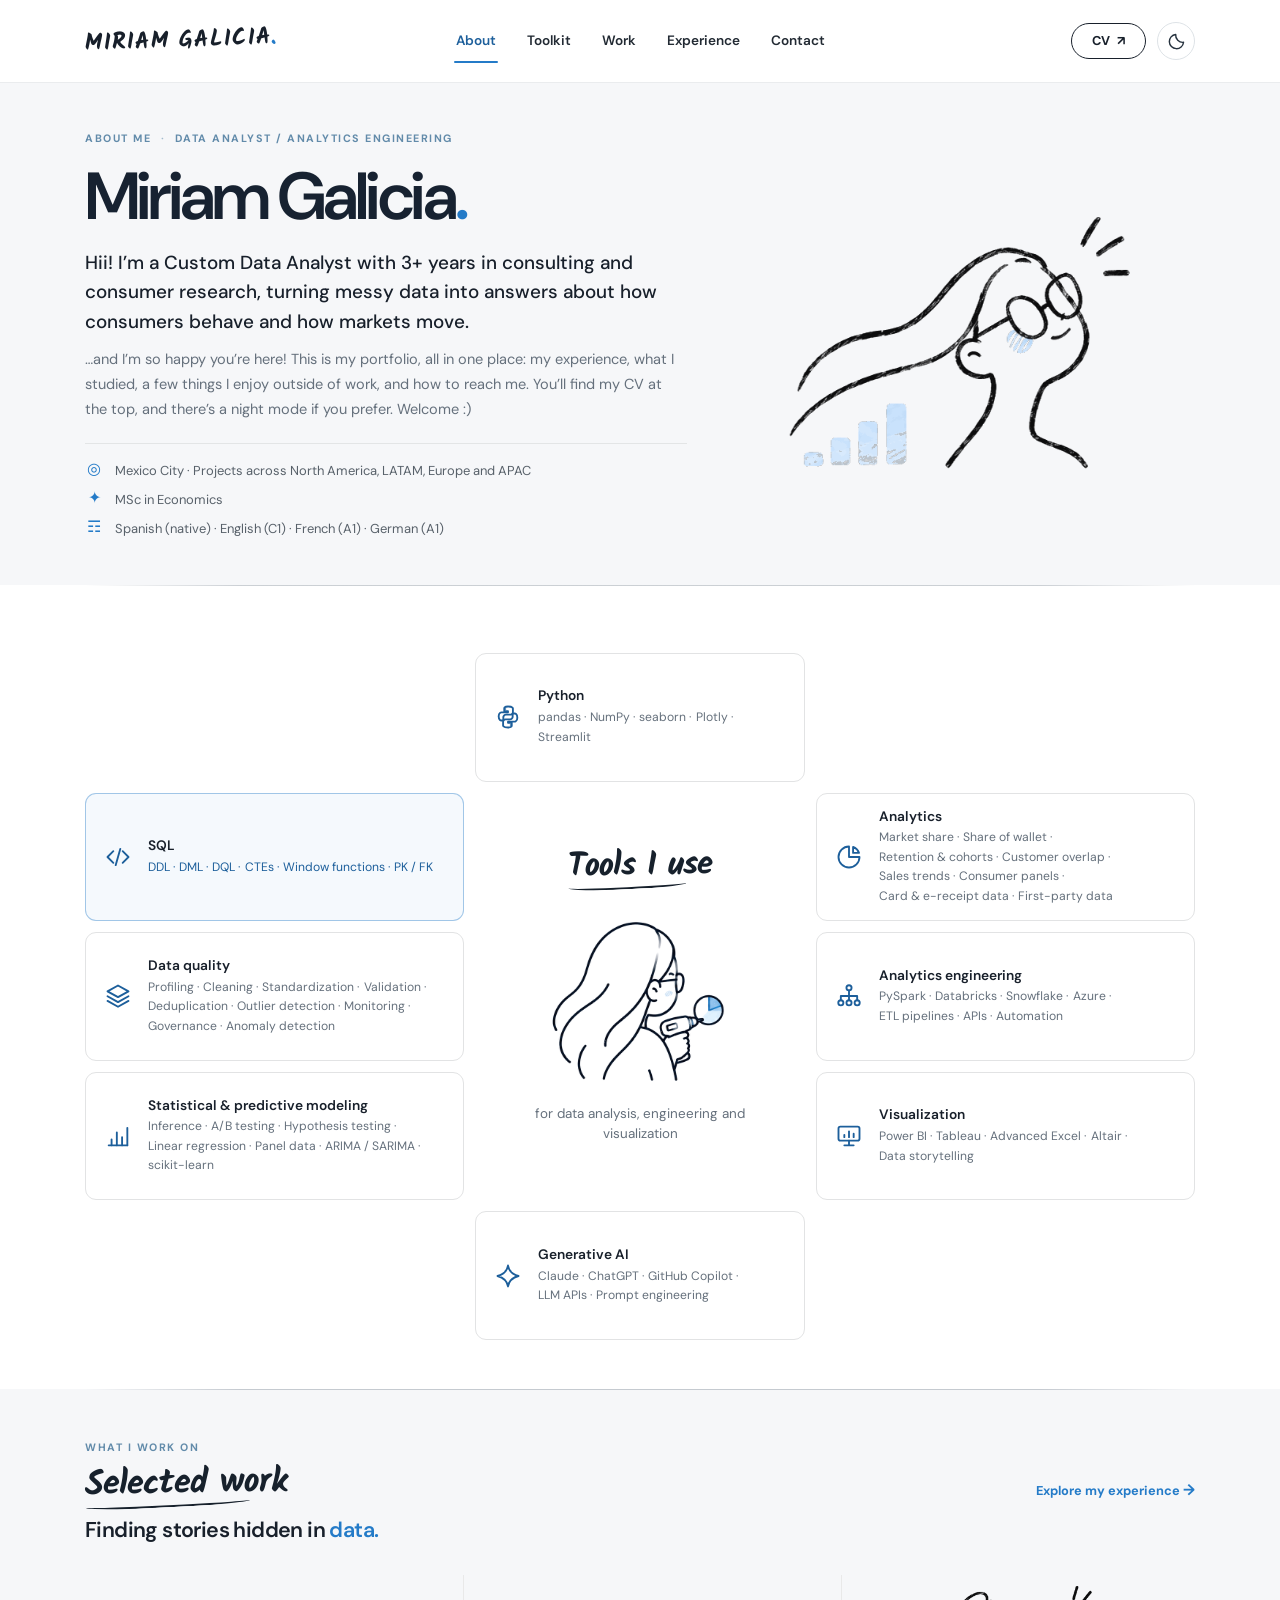
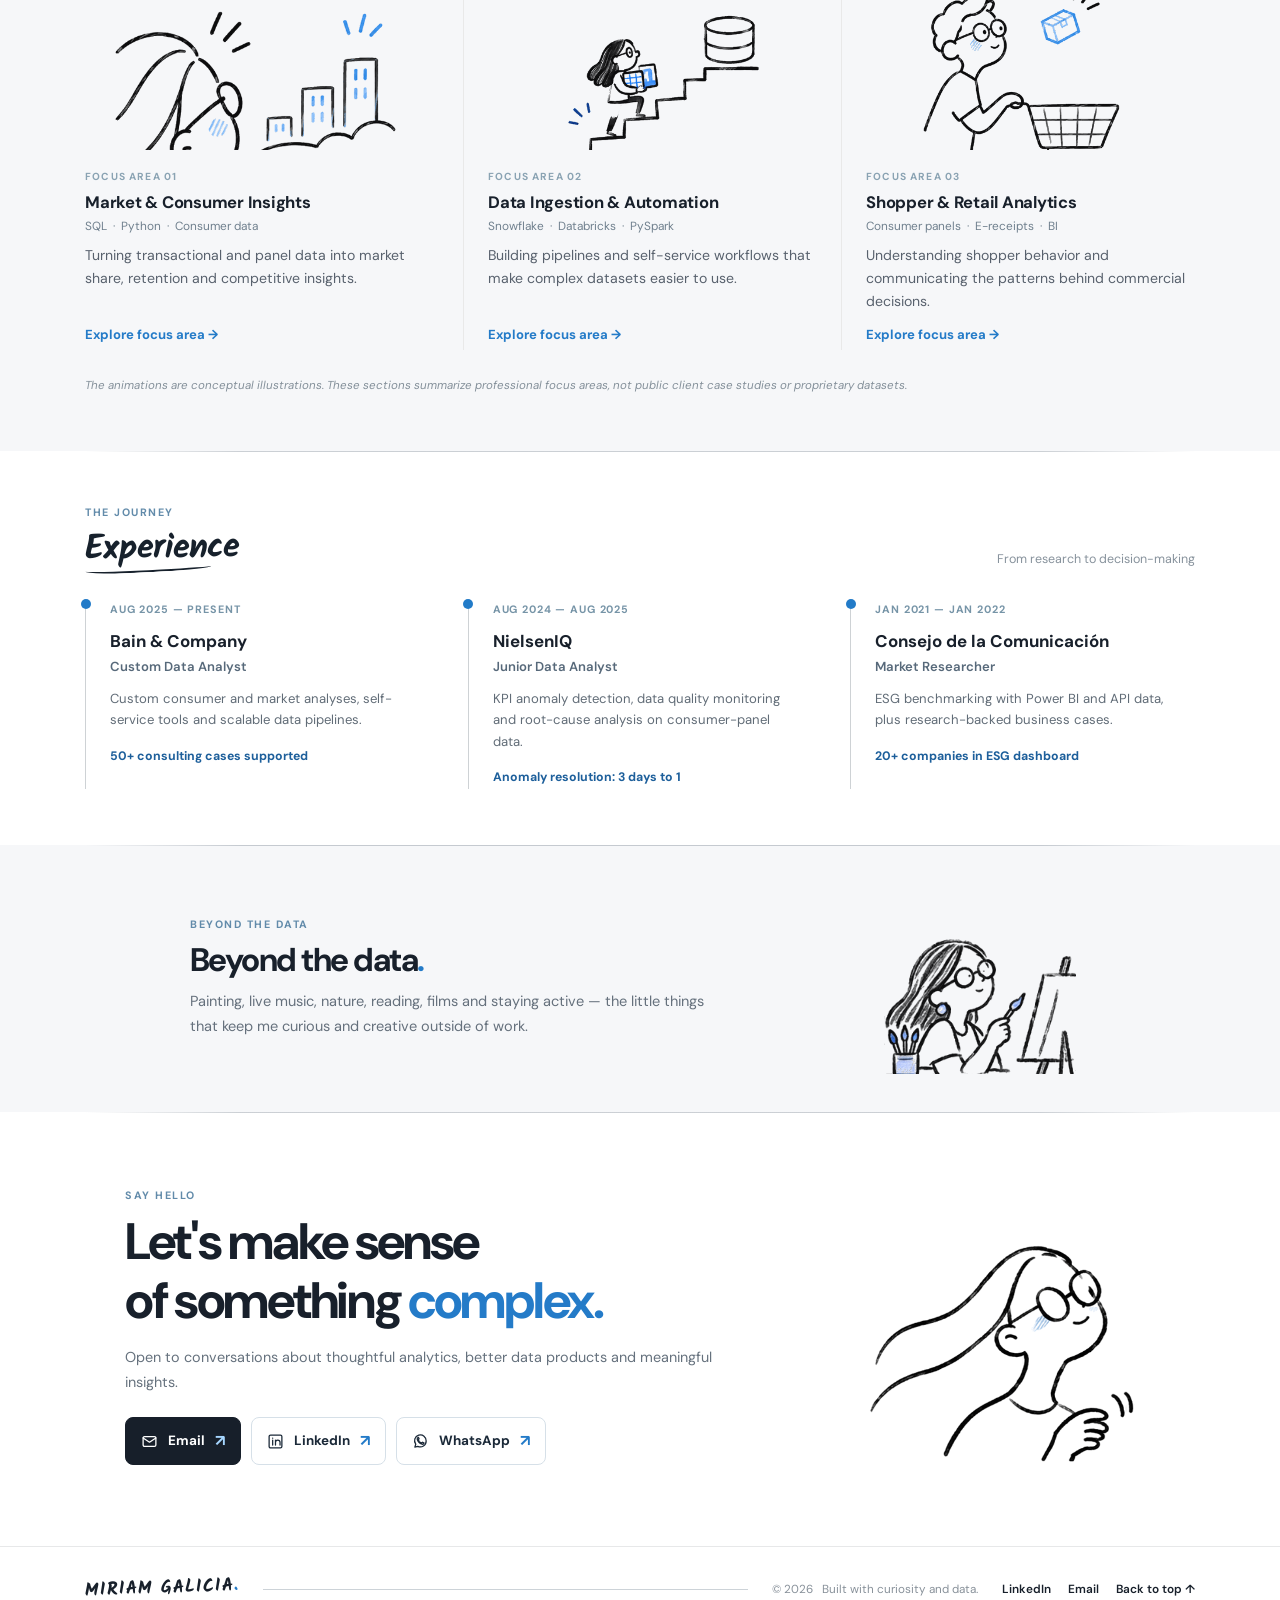
<file: index.html>
<!DOCTYPE html>

<html data-theme="light" lang="en">
<head>
<meta charset="utf-8"/>
<meta content="width=device-width, initial-scale=1" name="viewport"/>
<meta content="#ffffff" name="theme-color"/>
<meta content="light dark" name="color-scheme"/>
<meta content="Miriam Galicia - Data Analyst and Analytics Engineering. Selected work in consumer analytics, data engineering, and data storytelling." name="description"/>
<meta content="website" property="og:type"/>
<meta content="Miriam Galicia | Data Analyst" property="og:title"/>
<meta content="Finding stories hidden in data. Analytics, engineering and thoughtful storytelling." property="og:description"/>
<title>Miriam Galicia | Data Analyst</title>
<link href="./assets/favicon.svg" rel="icon" type="image/svg+xml"/>
<link href="https://fonts.googleapis.com" rel="preconnect"/>
<link crossorigin="" href="https://fonts.gstatic.com" rel="preconnect"/>
<link href="https://fonts.googleapis.com/css2?family=DM+Sans:wght@400;500;600;700&amp;family=Kalam:wght@400;700&amp;display=swap" rel="stylesheet"/>
<script>
    // Preserve light mode by default; restore the visitor's own choice.
    try { if (localStorage.getItem('mg-portfolio-theme') === 'dark') document.documentElement.dataset.theme = 'dark'; } catch (e) {}
  </script>
<link href="./styles.css?v=20261119-toolkit-v19" rel="stylesheet"/>
<script defer="" src="./script.js?v=20261109-dark-v1"></script>
</head>
<body>
<svg aria-hidden="true" focusable="false" height="0" style="position:absolute;width:0;height:0" width="0">
<defs>
<filter color-interpolation-filters="sRGB" height="106%" id="crayon" width="106%" x="-3%" y="-3%">
<feMorphology in="SourceGraphic" operator="dilate" radius="0.45" result="thick"/>
<feTurbulence baseFrequency="0.09" numOctaves="2" result="wob" seed="4" type="fractalNoise"/>
<feDisplacementMap in="thick" in2="wob" result="wobbled" scale="1.3" xChannelSelector="R" yChannelSelector="G"/>
<feTurbulence baseFrequency="0.8" numOctaves="2" result="grain" seed="9" type="fractalNoise"/>
<feColorMatrix in="grain" result="grainA" type="matrix" values="0 0 0 0 0  0 0 0 0 0  0 0 0 0 0  0 0 0 -2.2 2.65"/>
<feComposite in="wobbled" in2="grainA" operator="in"/>
</filter>
</defs>
</svg>
<a class="skip-link" href="#main">Skip to content</a>
<header class="site-header">
<div class="container header-inner">
<a aria-label="Miriam Galicia, home" class="brand" href="#about">MIRIAM GALICIA<span class="brand-period">.</span></a>
<nav aria-label="Main navigation" class="primary-nav" id="primary-nav">
<a class="nav-link active" href="#about">About</a>
<a class="nav-link" href="#toolkit">Toolkit</a>
<a class="nav-link" href="#work">Work</a>
<a class="nav-link" href="#experience">Experience</a>
<a class="nav-link" href="#contact">Contact</a>
</nav>
<div class="header-actions">
<a class="cv-link" href="./assets/Miriam_Galicia_CV_public.pdf?v=20261106-2" rel="noopener" target="_blank">CV <span aria-hidden="true">↗</span></a>
<button aria-label="Switch to dark mode" aria-pressed="false" class="theme-toggle" title="Switch theme" type="button">
<svg aria-hidden="true" class="theme-icon theme-icon-moon" fill="none" height="19" stroke="currentColor" stroke-linecap="round" stroke-linejoin="round" stroke-width="1.8" viewbox="0 0 24 24" width="19"><path d="M20.9 13A9 9 0 0 1 11 3.1 9 9 0 1 0 20.9 13Z"></path></svg>
<svg aria-hidden="true" class="theme-icon theme-icon-sun" fill="none" height="19" stroke="currentColor" stroke-linecap="round" stroke-linejoin="round" stroke-width="1.8" viewbox="0 0 24 24" width="19"><circle cx="12" cy="12" r="4"></circle><path d="M12 2v2m0 16v2M4.93 4.93l1.41 1.41m11.32 11.32 1.41 1.41M2 12h2m16 0h2M4.93 19.07l1.41-1.41M17.66 6.34l1.41-1.41"></path></svg>
</button>
<button aria-controls="primary-nav" aria-expanded="false" aria-label="Open menu" class="menu-toggle" type="button">
<span></span><span></span><span></span>
</button>
</div>
</div>
</header>
<main id="main">
<section aria-labelledby="about-title" class="introduction section-cream" id="about">
<div class="container introduction-grid">
<div class="intro-copy">
<p class="section-kicker">ABOUT ME <span class="intro-kicker-sep">·</span> DATA ANALYST / ANALYTICS ENGINEERING</p>
<h1 id="about-title">Miriam Galicia<span class="brand-period">.</span></h1>
<p class="intro-lead" style="text-wrap:pretty">Hii! I’m a Custom Data Analyst with 3+ years in consulting and consumer research, turning messy data into answers about how consumers behave and how markets move.</p>
<p class="intro-body">…and I’m so happy you’re here! This is my portfolio, all in one place: my experience, what I studied, a few things I enjoy outside of work, and how to reach me. You’ll find my CV at the top, and there’s a night mode if you prefer. Welcome :)</p>
<div class="about-facts intro-facts">
<div><span aria-hidden="true" class="fact-mark">◎</span><span>Mexico City · Projects across North America, LATAM, Europe and APAC</span></div>
<div><span aria-hidden="true" class="fact-mark">✦</span><span>MSc in Economics</span></div>
<div><span aria-hidden="true" class="fact-mark">☶</span><span>Spanish (native) · English (C1) · French (A1) · German (A1)</span></div>
</div>

</div>
<div class="intro-art intro-art-main">
<picture>
<source media="(prefers-reduced-motion: reduce)" srcset="./assets/data-sketch-original-clean-still.png"/>
<source srcset="./assets/data-sketch-original-clean.webp" type="image/webp"/>
<img alt="Original minimal hand-drawn portrait of a woman with glasses and subtle blue data bars" fetchpriority="high" height="512" src="./assets/data-sketch-original.gif" width="513"/>
</picture>
</div>
</div>
</section>
<section aria-labelledby="toolkit-title" class="toolkit-section" id="toolkit">
<div class="container section-content toolkit-inner">
<div aria-label="Skills and tools" class="tk-ring">
<div class="tk-tile a-python"><svg aria-hidden="true" class="tk-svg" fill="none" stroke="currentColor" stroke-linecap="round" stroke-linejoin="round" stroke-width="1.6" viewBox="0 0 24 24"><path d="M12 3C8.6 3 8.8 4.5 8.8 4.5V7H12v1H6.6S4 7.7 4 11.4 6.2 15 6.2 15H8v-2.6S7.9 10 10.3 10H14s2.2.1 2.2-2.1V5S16.6 3 12 3z"/><path d="M12 21c3.4 0 3.2-1.5 3.2-1.5V17H12v-1h5.4s2.6.3 2.6-3.4-2.2-3.6-2.2-3.6H16v2.6s.1 2.4-2.3 2.4H10s-2.2-.1-2.2 2.1v2.9S7.4 21 12 21z"/><circle cx="9.9" cy="5.2" fill="currentColor" r=".6" stroke="none"/><circle cx="14.1" cy="18.8" fill="currentColor" r=".6" stroke="none"/></svg><div class="tk-txt"><span class="tk-name">Python</span><span class="tk-tools"><span class="tk-t">pandas</span> <span class="tk-t">NumPy</span> <span class="tk-t">seaborn</span> <span class="tk-t">Plotly</span> <span class="tk-t">Streamlit</span></span></div></div>
<div class="tk-tile a-sql tk-sql"><svg aria-hidden="true" class="tk-svg" fill="none" stroke="currentColor" stroke-linecap="round" stroke-linejoin="round" stroke-width="1.6" viewBox="0 0 24 24"><polyline points="8 7 3 12 8 17"/><polyline points="16 7 21 12 16 17"/><line x1="14" x2="10" y1="5" y2="19"/></svg><div class="tk-txt"><span class="tk-name">SQL</span><span class="tk-tools"><span class="tk-t">DDL</span> <span class="tk-t">DML</span> <span class="tk-t">DQL</span> <span class="tk-t">CTEs</span> <span class="tk-t">Window functions</span> <span class="tk-t">PK / FK</span></span></div></div>
<div class="tk-art a-art">
<div class="tk-head">
<h2 class="section-title sketch-heading" id="toolkit-title">Tools I use <span aria-hidden="true" class="sketch-underline"></span></h2>
</div>
<picture>
<source media="(prefers-reduced-motion: reduce)" srcset="./assets/tools-woman-drilling-clean-still.png"/>
<source srcset="./assets/tools-woman-drilling-clean.webp" type="image/webp"/>
<img alt="Hand-drawn woman with glasses drilling into a blue pie chart" height="508" loading="lazy" src="./assets/tools-woman-drilling.gif" width="506"/>
</picture>
<p class="tk-desc">for data analysis, engineering and visualization</p>
</div>
<div class="tk-tile a-analytics"><svg aria-hidden="true" class="tk-svg" fill="none" stroke="currentColor" stroke-linecap="round" stroke-linejoin="round" stroke-width="1.6" viewBox="0 0 24 24"><path d="M12 3a9 9 0 1 0 9 9h-9z"/><path d="M15.5 3.4A9 9 0 0 1 20.6 8.5H15.5z"/></svg><div class="tk-txt"><span class="tk-name">Analytics</span><span class="tk-tools"><span class="tk-t">Market share</span> <span class="tk-t">Share of wallet</span> <span class="tk-t">Retention &amp; cohorts</span> <span class="tk-t">Customer overlap</span> <span class="tk-t">Sales trends</span> <span class="tk-t">Consumer panels</span> <span class="tk-t">Card &amp; e-receipt data</span> <span class="tk-t">First-party data</span></span></div></div>
<div class="tk-tile a-dq"><svg aria-hidden="true" class="tk-svg" fill="none" stroke="currentColor" stroke-linecap="round" stroke-linejoin="round" stroke-width="1.6" viewBox="0 0 24 24"><path d="M12 3 3 8l9 5 9-5-9-5z"/><path d="m3 12.2 9 5 9-5"/><path d="m3 16.2 9 5 9-5"/></svg><div class="tk-txt"><span class="tk-name">Data quality</span><span class="tk-tools"><span class="tk-t">Profiling</span> <span class="tk-t">Cleaning</span> <span class="tk-t">Standardization</span> <span class="tk-t">Validation</span> <span class="tk-t">Deduplication</span> <span class="tk-t">Outlier detection</span> <span class="tk-t">Monitoring</span> <span class="tk-t">Governance</span> <span class="tk-t">Anomaly detection</span></span></div></div>
<div class="tk-tile a-aeng"><svg aria-hidden="true" class="tk-svg" fill="none" stroke="currentColor" stroke-linecap="round" stroke-linejoin="round" stroke-width="1.6" viewBox="0 0 24 24"><circle cx="12" cy="5" r="2.2"/><path d="M12 7.2V12M5 15.6V12h14v3.6M12 12v3.6"/><circle cx="5" cy="17.8" r="2.2"/><circle cx="12" cy="17.8" r="2.2"/><circle cx="19" cy="17.8" r="2.2"/></svg><div class="tk-txt"><span class="tk-name">Analytics engineering</span><span class="tk-tools"><span class="tk-t">PySpark</span> <span class="tk-t">Databricks</span> <span class="tk-t">Snowflake</span> <span class="tk-t">Azure</span> <span class="tk-t">ETL pipelines</span> <span class="tk-t">APIs</span> <span class="tk-t">Automation</span></span></div></div>
<div class="tk-tile a-stat"><svg aria-hidden="true" class="tk-svg" fill="none" stroke="currentColor" stroke-linecap="round" stroke-linejoin="round" stroke-width="1.6" viewBox="0 0 24 24"><path d="M4 20h16"/><path d="M6.5 20v-5M11 20V9M15.5 20v-7M20 20V5" /></svg><div class="tk-txt"><span class="tk-name">Statistical &amp; predictive modeling</span><span class="tk-tools"><span class="tk-t">Inference</span> <span class="tk-t">A/B testing</span> <span class="tk-t">Hypothesis testing</span> <span class="tk-t">Linear regression</span> <span class="tk-t">Panel data</span> <span class="tk-t">ARIMA / SARIMA</span> <span class="tk-t">scikit-learn</span></span></div></div>
<div class="tk-tile a-viz"><svg aria-hidden="true" class="tk-svg" fill="none" stroke="currentColor" stroke-linecap="round" stroke-linejoin="round" stroke-width="1.6" viewBox="0 0 24 24"><rect height="12" rx="1.6" width="18" x="3" y="4"/><path d="M8 20h8M12 16v4"/><path d="M8 13v-2M12 13V8M16 13v-3"/></svg><div class="tk-txt"><span class="tk-name">Visualization</span><span class="tk-tools"><span class="tk-t">Power BI</span> <span class="tk-t">Tableau</span> <span class="tk-t">Advanced Excel</span> <span class="tk-t">Altair</span> <span class="tk-t">Data storytelling</span></span></div></div>
<div class="tk-tile a-genai"><svg aria-hidden="true" class="tk-svg" fill="none" stroke="currentColor" stroke-linecap="round" stroke-linejoin="round" stroke-width="1.6" viewBox="0 0 24 24"><path d="M12 3c.6 4.6 3.4 7.4 9 9-5.6 1.6-8.4 4.4-9 9-.6-4.6-3.4-7.4-9-9 5.6-1.6 8.4-4.4 9-9z"/></svg><div class="tk-txt"><span class="tk-name">Generative AI</span><span class="tk-tools"><span class="tk-t">Claude</span> <span class="tk-t">ChatGPT</span> <span class="tk-t">GitHub Copilot</span> <span class="tk-t">LLM APIs</span> <span class="tk-t">Prompt engineering</span></span></div></div>
</div>
</div>
</section>
<section aria-labelledby="work-title" class="work-section section-cream" id="work">
<div class="container section-content">
<div class="section-heading">
<div>
<p class="section-kicker">WHAT I WORK ON</p>
<h2 class="section-title sketch-heading" id="work-title">Selected work <span aria-hidden="true" class="sketch-underline"></span></h2>
<p class="work-tagline">Finding stories hidden in <span class="work-tagline-blue">data.</span></p></div>
<a class="section-more" href="#experience">Explore my experience <span aria-hidden="true">→</span></a>
</div>
<div class="project-grid">
<article class="project-card">
<div aria-label="Sketch of a woman watching different-sized buildings as market growth charts" class="project-art">
<picture>
<source media="(prefers-reduced-motion: reduce)" srcset="./assets/market-share-city-card-clean-still.png"/>
<source srcset="./assets/market-share-city-card-clean.webp" type="image/webp"/>
<img alt="Hand-sketched woman looking at a growing market skyline" height="340" loading="lazy" src="./assets/market-share-city-card.gif" width="560"/>
</picture>
</div>
<div class="project-copy">
<p class="project-number">FOCUS AREA 01</p>
<h3>Market &amp; Consumer Insights</h3>
<p class="project-tags">SQL  ·  Python  ·  Consumer data</p>
<p>Turning transactional and panel data into market share, retention and competitive insights.</p>
<button class="project-open" data-project="consumer" type="button">Explore focus area <span aria-hidden="true">→</span></button>
</div>
</article>
<article class="project-card">
<div aria-label="Sketch of a woman carrying data up stairs and loading it into a database" class="project-art">
<picture>
<source media="(prefers-reduced-motion: reduce)" srcset="./assets/data-ingestion-stairs-card-clean-still.png"/>
<source srcset="./assets/data-ingestion-stairs-card-clean.webp" type="image/webp"/>
<img alt="Data ingestion: a person climbs stairs to load data into a database" height="340" loading="lazy" src="./assets/data-ingestion-stairs-card.gif" width="560"/>
</picture>
</div>
<div class="project-copy">
<p class="project-number">FOCUS AREA 02</p>
<h3>Data Ingestion &amp; Automation</h3>
<p class="project-tags">Snowflake  ·  Databricks  ·  PySpark</p>
<p>Building pipelines and self-service workflows that make complex datasets easier to use.</p>
<button class="project-open" data-project="engineering" type="button">Explore focus area <span aria-hidden="true">→</span></button>
</div>
</article>
<article class="project-card">
<div aria-label="Hand-drawn shopper adding a blue product to a shopping cart" class="project-art">
<picture>
<source media="(prefers-reduced-motion: reduce)" srcset="./assets/consumer-shopping-cart-card-clean-still.png"/>
<source srcset="./assets/consumer-shopping-cart-card-clean.webp" type="image/webp"/>
<img alt="A shopper places a product in a cart, representing consumer behavior analysis" height="340" loading="lazy" src="./assets/consumer-shopping-cart-card.gif" width="560"/>
</picture>
</div>
<div class="project-copy">
<p class="project-number">FOCUS AREA 03</p>
<h3>Shopper &amp; Retail Analytics</h3>
<p class="project-tags">Consumer panels  ·  E-receipts  ·  BI</p>
<p>Understanding shopper behavior and communicating the patterns behind commercial decisions.</p>
<button class="project-open" data-project="shopper" type="button">Explore focus area <span aria-hidden="true">→</span></button>
</div>
</article>
</div>
<p class="disclosure">The animations are conceptual illustrations. These sections summarize professional focus areas, not public client case studies or proprietary datasets.</p>
</div>
</section>
<section aria-labelledby="experience-title" class="experience-section" id="experience">
<div class="container section-content">
<div class="section-heading">
<div>
<p class="section-kicker">THE JOURNEY</p>
<h2 class="section-title sketch-heading" id="experience-title">Experience <span aria-hidden="true" class="sketch-underline"></span></h2>
</div>
<span class="section-caption">From research to decision-making</span>
</div>
<div class="timeline-grid">
<article class="timeline-item">
<span class="timeline-dot"></span>
<p class="time-range">AUG 2025 — PRESENT</p>
<h3>Bain &amp; Company</h3>
<p class="role">Custom Data Analyst</p>
<p>Custom consumer and market analyses, self-service tools and scalable data pipelines.</p>
<span class="inline-stat">50+ consulting cases supported</span>
</article>
<article class="timeline-item">
<span class="timeline-dot"></span>
<p class="time-range">AUG 2024 — AUG 2025</p>
<h3>NielsenIQ</h3>
<p class="role">Junior Data Analyst</p>
<p>KPI anomaly detection, data quality monitoring and root-cause analysis on consumer-panel data.</p>
<span class="inline-stat">Anomaly resolution: 3 days to 1</span>
</article>
<article class="timeline-item">
<span class="timeline-dot"></span>
<p class="time-range">JAN 2021 — JAN 2022</p>
<h3>Consejo de la Comunicación</h3>
<p class="role">Market Researcher</p>
<p>ESG benchmarking with Power BI and API data, plus research-backed business cases.</p>
<span class="inline-stat">20+ companies in ESG dashboard</span>
</article>
</div>
</div>
</section><section aria-labelledby="beyond-title" class="beyond-section section-cream" id="beyond">
<div class="container beyond-layout">
<div class="beyond-copy">
<p class="section-kicker">BEYOND THE DATA</p>
<h2 class="beyond-title" id="beyond-title">Beyond the data<span class="brand-period">.</span></h2>
<p>Painting, live music, nature, reading, films and staying active — the little things that keep me curious and creative outside of work.</p>
</div>
<div aria-hidden="true" class="beyond-art">
<picture>
<source media="(prefers-reduced-motion: reduce)" srcset="./assets/about-me-seis-facetas-clean-still.png"/>
<source srcset="./assets/about-me-seis-facetas-clean.webp" type="image/webp"/>
<img alt="" height="251" loading="lazy" src="./assets/about-me-seis-facetas.gif" width="252"/>
</picture>
</div>
</div>
</section>
<section aria-labelledby="contact-title" class="contact-section" id="contact">
<div class="container contact-layout">
<div>
<p class="section-kicker">SAY HELLO</p>
<h2 id="contact-title">Let's make sense<br/>of something <span class="contact-highlight">complex.</span></h2>
<p>Open to conversations about thoughtful analytics, better data products and meaningful insights.</p>
<div aria-label="Ways to contact Miriam" class="contact-actions" role="group">
<a aria-label="Send Miriam an email" class="contact-option contact-option-primary" href="mailto:migaliciama@gmail.com?subject=Hello%20Miriam%20-%20Portfolio">
<svg aria-hidden="true" fill="none" stroke="currentColor" stroke-linecap="round" stroke-linejoin="round" stroke-width="1.8" viewbox="0 0 24 24"><rect height="14" rx="2" width="18" x="3" y="5"></rect><path d="m3 7 9 6 9-6"></path></svg>
<span>Email</span><span aria-hidden="true" class="contact-arrow">↗</span>
</a>
<a aria-label="View Miriam's LinkedIn profile" class="contact-option" href="https://www.linkedin.com/in/migaliciama/" rel="noopener noreferrer" target="_blank">
<svg aria-hidden="true" fill="none" stroke="currentColor" stroke-linecap="round" stroke-linejoin="round" stroke-width="1.8" viewbox="0 0 24 24"><rect height="18" rx="2" width="18" x="3" y="3"></rect><path d="M8 10v7M8 7.2v.1M12 17v-7M12 13.2a3.2 3.2 0 0 1 6.4 0V17"></path></svg>
<span>LinkedIn</span><span aria-hidden="true" class="contact-arrow">↗</span>
</a>
<a aria-label="Start a WhatsApp chat with Miriam" class="contact-option" href="https://wa.me/525548518953?text=Hi%20Miriam%21%20I%20found%20your%20portfolio%20and%20would%20love%20to%20connect." rel="noopener noreferrer" target="_blank">
<svg aria-hidden="true" fill="none" stroke="currentColor" stroke-linecap="round" stroke-linejoin="round" stroke-width="1.8" viewbox="0 0 24 24"><path d="M20 11.4a8.2 8.2 0 0 1-11.8 7.4L4 20l1.3-4.2A8.2 8.2 0 1 1 20 11.4Z"></path><path d="M9 9.3c.2 2.5 2.2 4.5 4.7 4.8l1.3-1.1 2.1 1.2c-.5 1.4-1.7 2-3 1.6-3.3-.9-5.9-3.5-6.7-6.7-.3-1.3.2-2.5 1.6-3l1 2.1-1.2 1.2Z"></path></svg>
<span>WhatsApp</span><span aria-hidden="true" class="contact-arrow">↗</span>
</a>
</div>
</div>
<div aria-hidden="true" class="contact-decoration">
<picture>
<source media="(prefers-reduced-motion: reduce)" srcset="./assets/contact-chica-marcando-clean-still.png"/>
<source srcset="./assets/contact-chica-marcando-clean.webp" type="image/webp"/>
<img alt="" class="contact-art" height="438" loading="lazy" src="./assets/contact-chica-marcando.gif" width="437"/>
</picture>
</div>
</div>
</section>
</main>
<footer class="site-footer">
<div class="container footer-inner">
<a class="brand brand-footer" href="#about">MIRIAM GALICIA<span class="brand-period">.</span></a>
<span aria-hidden="true" class="footer-line"></span>
<p>© <span id="current-year">2026</span>   Built with curiosity and data.</p>
<div class="footer-links"><a href="https://www.linkedin.com/in/migaliciama/" rel="noopener noreferrer" target="_blank">LinkedIn</a><a href="mailto:migaliciama@gmail.com">Email</a><a href="#about">Back to top ↑</a></div>
</div>
</footer>
<dialog aria-labelledby="dialog-title" id="project-dialog">
<div class="dialog-inner">
<button aria-label="Close project details" class="dialog-close" type="button">×</button>
<p class="section-kicker" id="dialog-kicker"></p>
<h2 id="dialog-title"></h2>
<p id="dialog-description"></p>
<h3>What this work involves</h3>
<ul id="dialog-list"></ul>
<p class="dialog-note">Overview only. No client or proprietary datasets are published here.</p>
</div>
</dialog>
<script>
/* Each new section appears as you scroll down to it (skipped for reduced motion; content stays visible without JS) */
(function () {
  var d = document, root = d.documentElement;
  if (!('IntersectionObserver' in window) || (window.matchMedia && matchMedia('(prefers-reduced-motion: reduce)').matches)) return;
  root.classList.add('reveal-on');
  var secs = [].slice.call(d.querySelectorAll('main section[id]')).slice(1);
  var io = new IntersectionObserver(function (entries) {
    entries.forEach(function (e) { if (e.isIntersecting) { e.target.classList.add('is-in'); io.unobserve(e.target); } });
  }, { threshold: 0.1, rootMargin: '0px 0px -8% 0px' });
  secs.forEach(function (s) { io.observe(s); });
})();
</script>
</body>
</html>
</file>
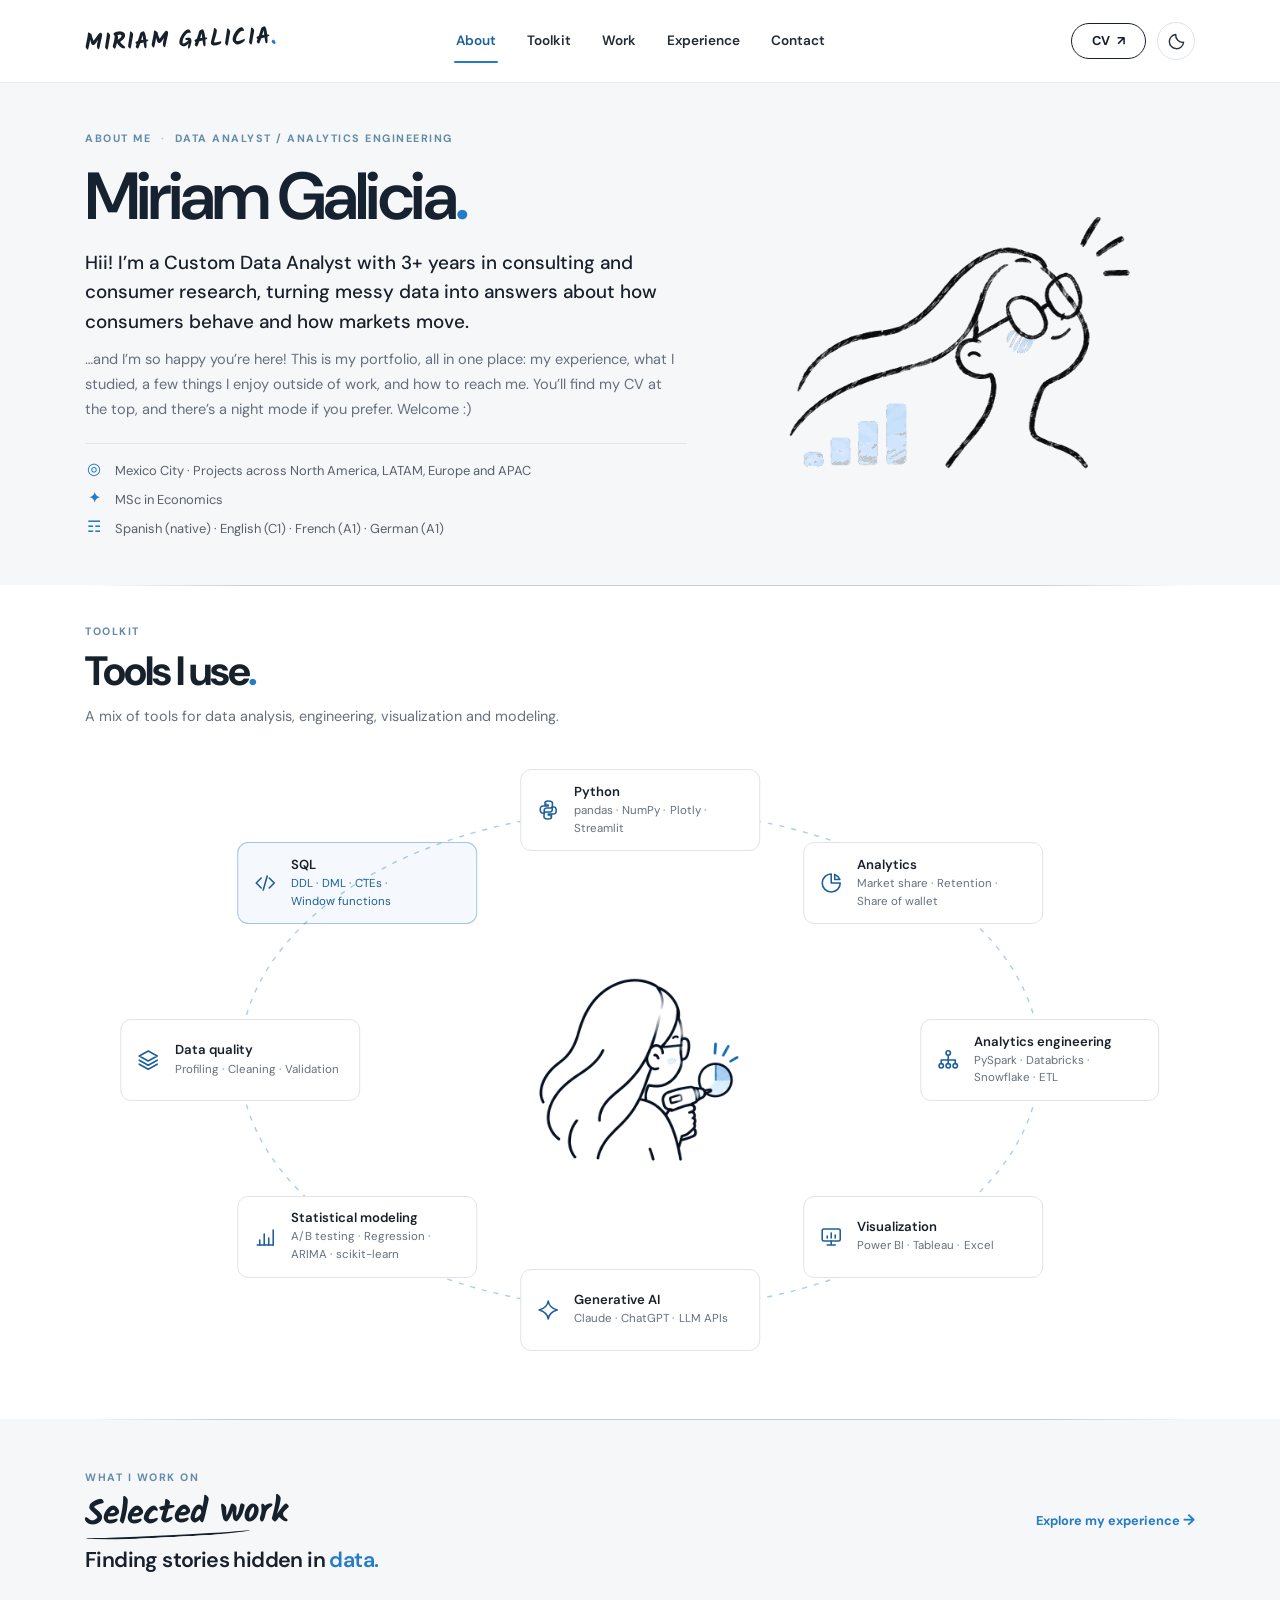
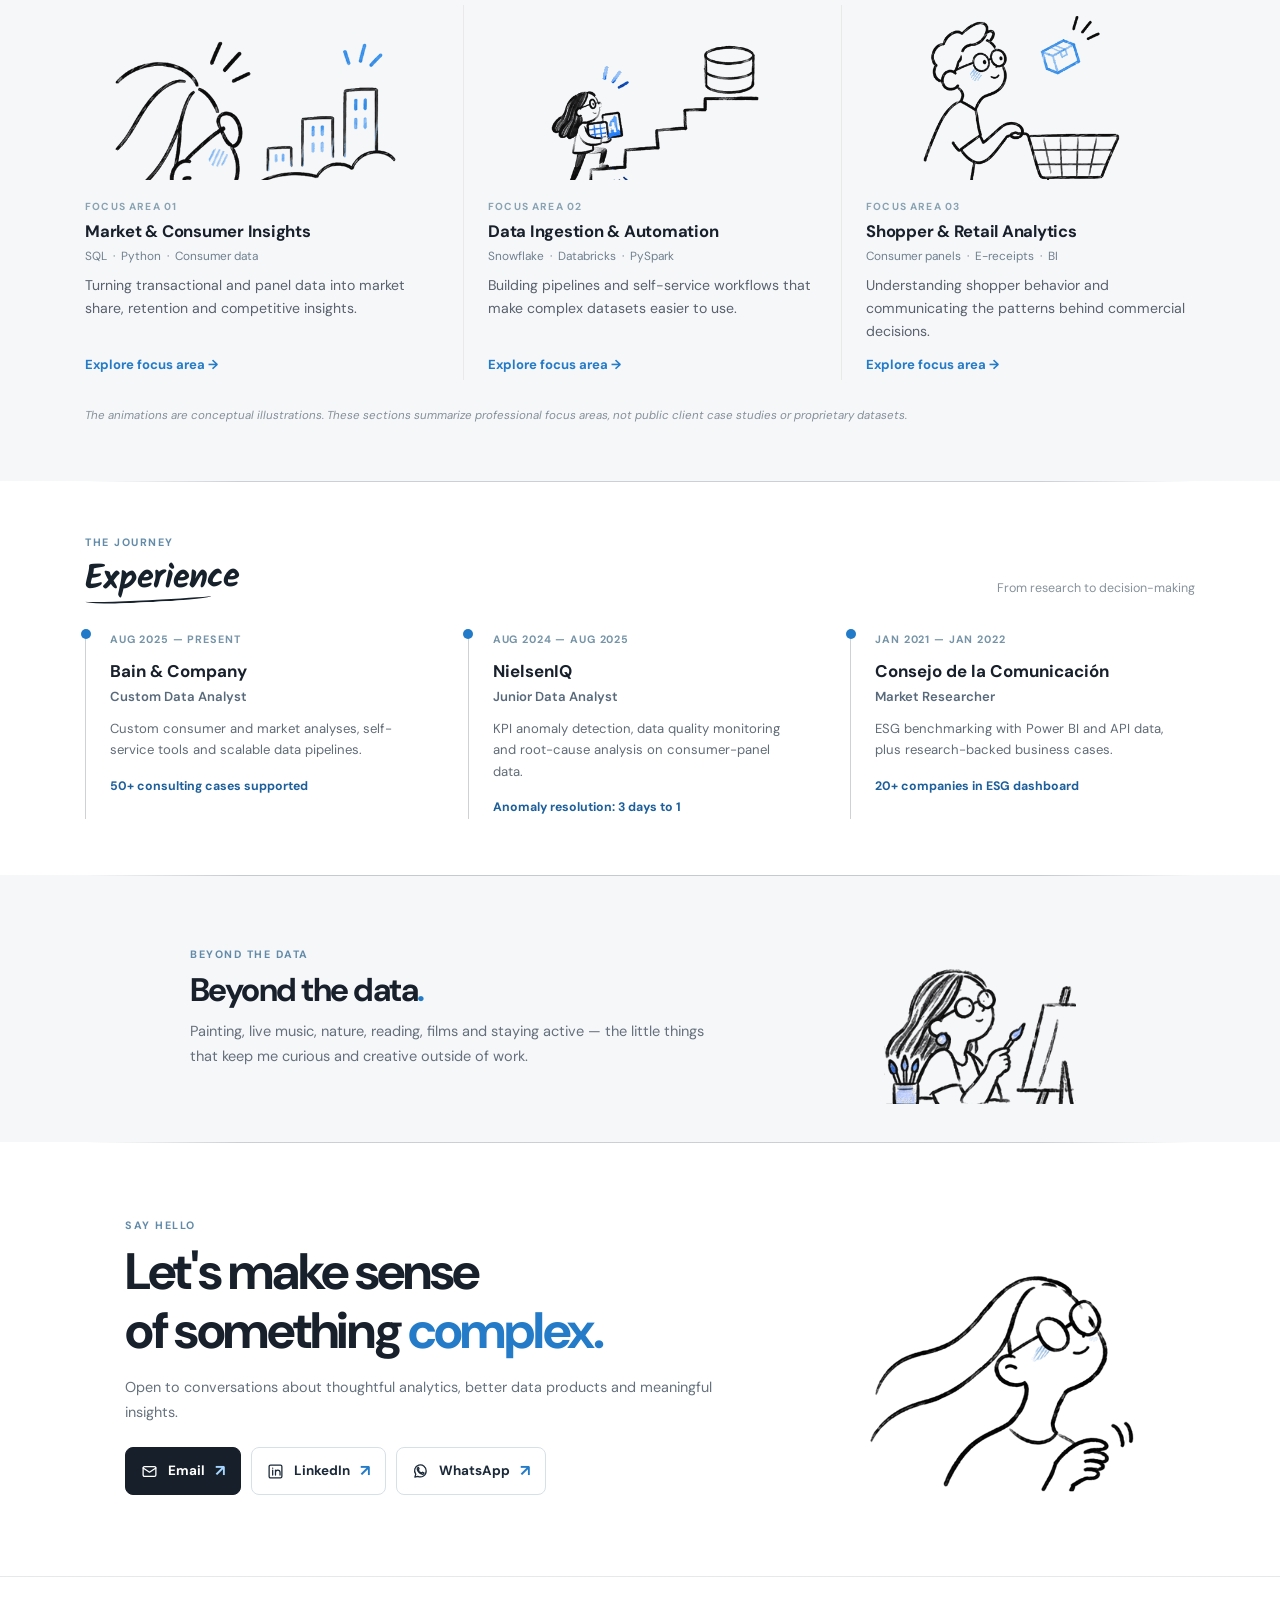
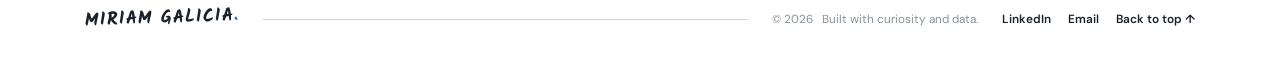
<file: prueba-circulo.html>
<!DOCTYPE html>

<html data-theme="light" lang="en">
<head>
<meta charset="utf-8"/>
<meta content="width=device-width, initial-scale=1" name="viewport"/>
<meta content="#ffffff" name="theme-color"/>
<meta content="light dark" name="color-scheme"/>
<meta content="Miriam Galicia - Data Analyst and Analytics Engineering. Selected work in consumer analytics, data engineering, and data storytelling." name="description"/>
<meta content="website" property="og:type"/>
<meta content="Miriam Galicia | Data Analyst" property="og:title"/>
<meta content="Finding stories hidden in data. Analytics, engineering and thoughtful storytelling." property="og:description"/>
<title>Miriam Galicia | Data Analyst</title>
<link href="./assets/favicon.svg" rel="icon" type="image/svg+xml"/>
<link href="https://fonts.googleapis.com" rel="preconnect"/>
<link crossorigin="" href="https://fonts.gstatic.com" rel="preconnect"/>
<link href="https://fonts.googleapis.com/css2?family=DM+Sans:wght@400;500;600;700&amp;family=Kalam:wght@400;700&amp;display=swap" rel="stylesheet"/>
<script>
    // Preserve light mode by default; restore the visitor's own choice.
    try { if (localStorage.getItem('mg-portfolio-theme') === 'dark') document.documentElement.dataset.theme = 'dark'; } catch (e) {}
  </script>
<link href="./styles.css?v=20261119-toolkit-v7" rel="stylesheet"/>
<script defer="" src="./script.js?v=20261109-dark-v1"></script>
<style>
/* ---- TEST: skills arranged in a circle around the illustration ---- */
.tk-desc { margin: 10px 0 0; font-size: .9rem; line-height: 1.6; color: var(--muted); max-width: 520px; }
.tk-tile { display: grid; grid-template-columns: 26px minmax(0,1fr); column-gap: 12px; align-items: center; min-width: 0; padding: 11px 15px; border: 1px solid var(--line); border-radius: 11px; background: var(--paper); }
.tk-svg { width: 24px; height: 24px; color: var(--blue-dark); }
.tk-txt { display: flex; flex-direction: column; gap: 2px; min-width: 0; }
.tk-name { font-size: .82rem; font-weight: 600; color: var(--ink); line-height: 1.3; }
.tk-tools { font-size: .72rem; line-height: 1.55; color: var(--muted); }
.tk-t { white-space: nowrap; }
.tk-t:not(:last-child)::after { content: " ·"; margin-right: .1em; }
.tk-sql { background: rgba(36,123,200,.045); border-color: rgba(36,123,200,.4); }
.tk-sql .tk-tools { color: var(--blue-dark); }
.orbit-ring { display: none; }
.orbit { margin-top: 26px; display: grid; gap: 9px; grid-template-columns: repeat(2, minmax(0,1fr)); }
.orbit-art { grid-column: 1 / -1; order: -1; display: grid; place-items: center; padding-bottom: 8px; }
.orbit-art picture, .orbit-art img { display: block; width: 100%; height: auto; }
.orbit-art picture { width: min(100%, 200px); }
.tk-short { display: none; }
.orbit .tk-tile { order: 3; } .orbit .o-sql { order: 1; } .orbit .o-python { order: 2; }
@media (max-width: 600px) { .orbit { grid-template-columns: 1fr; } .orbit-art picture { width: min(100%, 170px); } }

@media (min-width: 1100px) {
  .orbit { display: block; position: relative; width: 100%; max-width: 1060px; margin: 22px auto 0; aspect-ratio: 1060 / 620; }
  .orbit-ring { display: block; position: absolute; inset: 0; width: 100%; height: 100%; }
  .orbit-ring ellipse { fill: none; stroke: rgba(36,123,200,.38); stroke-width: 1.4; stroke-dasharray: 5 7; vector-effect: non-scaling-stroke; }
  .orbit-art { position: absolute; left: 50%; top: 50%; width: 20%; transform: translate(-50%,-50%); padding: 0; }
  .orbit-art picture { width: 100%; }
  .orbit .tk-tile { position: absolute; width: 22.6%; height: 82px; transform: translate(-50%,-50%); }
  .tk-short { display: block; } .tk-long { display: none; }
  .o-python { left: 50%;   top: 9.7%; }
  .o-analytics { left: 76.7%; top: 21.5%; }
  .o-aeng { left: 87.7%; top: 50%; }
  .o-viz { left: 76.7%; top: 78.5%; }
  .o-genai { left: 50%;   top: 90.3%; }
  .o-stat { left: 23.3%; top: 78.5%; }
  .o-dq { left: 12.3%; top: 50%; }
  .o-sql { left: 23.3%; top: 21.5%; }
}
[data-theme="dark"] .tk-desc { color: #b9c0c7; }
[data-theme="dark"] .tk-tile { background: #1b1d20; border-color: #36393d; }
[data-theme="dark"] .tk-sql { background: rgba(77,160,235,.07); border-color: rgba(77,160,235,.5); }
[data-theme="dark"] .tk-svg, [data-theme="dark"] .tk-sql .tk-tools { color: var(--blue); }
[data-theme="dark"] .tk-tools { color: #b9c0c7; }
[data-theme="dark"] .orbit-art picture { filter: invert(1) hue-rotate(180deg) brightness(1.85); }
[data-theme="dark"] .orbit-ring ellipse { stroke: rgba(77,160,235,.45); }
</style>
</head>
<body>
<a class="skip-link" href="#main">Skip to content</a>
<header class="site-header">
<div class="container header-inner">
<a aria-label="Miriam Galicia, home" class="brand" href="#about">MIRIAM GALICIA<span class="brand-period">.</span></a>
<nav aria-label="Main navigation" class="primary-nav" id="primary-nav">
<a class="nav-link active" href="#about">About</a>
<a class="nav-link" href="#toolkit">Toolkit</a>
<a class="nav-link" href="#work">Work</a>
<a class="nav-link" href="#experience">Experience</a>
<a class="nav-link" href="#contact">Contact</a>
</nav>
<div class="header-actions">
<a class="cv-link" href="./assets/Miriam_Galicia_CV_public.pdf?v=20261106-2" rel="noopener" target="_blank">CV <span aria-hidden="true">↗</span></a>
<button aria-label="Switch to dark mode" aria-pressed="false" class="theme-toggle" title="Switch theme" type="button">
<svg aria-hidden="true" class="theme-icon theme-icon-moon" fill="none" height="19" stroke="currentColor" stroke-linecap="round" stroke-linejoin="round" stroke-width="1.8" viewbox="0 0 24 24" width="19"><path d="M20.9 13A9 9 0 0 1 11 3.1 9 9 0 1 0 20.9 13Z"></path></svg>
<svg aria-hidden="true" class="theme-icon theme-icon-sun" fill="none" height="19" stroke="currentColor" stroke-linecap="round" stroke-linejoin="round" stroke-width="1.8" viewbox="0 0 24 24" width="19"><circle cx="12" cy="12" r="4"></circle><path d="M12 2v2m0 16v2M4.93 4.93l1.41 1.41m11.32 11.32 1.41 1.41M2 12h2m16 0h2M4.93 19.07l1.41-1.41M17.66 6.34l1.41-1.41"></path></svg>
</button>
<button aria-controls="primary-nav" aria-expanded="false" aria-label="Open menu" class="menu-toggle" type="button">
<span></span><span></span><span></span>
</button>
</div>
</div>
</header>
<main id="main">
<section aria-labelledby="about-title" class="introduction section-cream" id="about">
<div class="container introduction-grid">
<div class="intro-copy">
<p class="section-kicker">ABOUT ME <span class="intro-kicker-sep">·</span> DATA ANALYST / ANALYTICS ENGINEERING</p>
<h1 id="about-title">Miriam Galicia<span class="brand-period">.</span></h1>
<p class="intro-lead" style="text-wrap:pretty">Hii! I’m a Custom Data Analyst with 3+ years in consulting and consumer research, turning messy data into answers about how consumers behave and how markets move.</p>
<p class="intro-body">…and I’m so happy you’re here! This is my portfolio, all in one place: my experience, what I studied, a few things I enjoy outside of work, and how to reach me. You’ll find my CV at the top, and there’s a night mode if you prefer. Welcome :)</p>
<div class="about-facts intro-facts">
<div><span aria-hidden="true" class="fact-mark">◎</span><span>Mexico City · Projects across North America, LATAM, Europe and APAC</span></div>
<div><span aria-hidden="true" class="fact-mark">✦</span><span>MSc in Economics</span></div>
<div><span aria-hidden="true" class="fact-mark">☶</span><span>Spanish (native) · English (C1) · French (A1) · German (A1)</span></div>
</div>

</div>
<div class="intro-art intro-art-main">
<picture>
<source media="(prefers-reduced-motion: reduce)" srcset="./assets/data-sketch-original-clean-still.png"/>
<source srcset="./assets/data-sketch-original-clean.webp" type="image/webp"/>
<img alt="Original minimal hand-drawn portrait of a woman with glasses and subtle blue data bars" fetchpriority="high" height="512" src="./assets/data-sketch-original.gif" width="513"/>
</picture>
</div>
</div>
</section>
<section aria-labelledby="toolkit-title" class="toolkit-section" id="toolkit">
<div class="container section-content toolkit-inner">
<div class="toolkit-header">
<div>
<p class="section-kicker">TOOLKIT</p>
<h2 class="section-title" id="toolkit-title">Tools I use<span class="brand-period">.</span></h2>
<p class="tk-desc">A mix of tools for data analysis, engineering, visualization and modeling.</p>
</div>
</div>
<div aria-label="Skills and tools" class="orbit">
<svg aria-hidden="true" class="orbit-ring" preserveAspectRatio="none" viewBox="0 0 1060 620"><ellipse cx="530" cy="310" rx="400" ry="250"/></svg>
<div class="orbit-art">
<picture>
<source media="(prefers-reduced-motion: reduce)" srcset="./assets/tools-woman-drilling-clean-still.png"/>
<source srcset="./assets/tools-woman-drilling-clean.webp" type="image/webp"/>
<img alt="Hand-drawn woman with glasses drilling into a blue pie chart" height="508" loading="lazy" src="./assets/tools-woman-drilling.gif" width="506"/>
</picture>
</div>
<div class="tk-tile o-python"><svg aria-hidden="true" class="tk-svg" fill="none" stroke="currentColor" stroke-linecap="round" stroke-linejoin="round" stroke-width="1.6" viewBox="0 0 24 24"><path d="M12 3C8.6 3 8.8 4.5 8.8 4.5V7H12v1H6.6S4 7.7 4 11.4 6.2 15 6.2 15H8v-2.6S7.9 10 10.3 10H14s2.2.1 2.2-2.1V5S16.6 3 12 3z"/><path d="M12 21c3.4 0 3.2-1.5 3.2-1.5V17H12v-1h5.4s2.6.3 2.6-3.4-2.2-3.6-2.2-3.6H16v2.6s.1 2.4-2.3 2.4H10s-2.2-.1-2.2 2.1v2.9S7.4 21 12 21z"/><circle cx="9.9" cy="5.2" fill="currentColor" r=".6" stroke="none"/><circle cx="14.1" cy="18.8" fill="currentColor" r=".6" stroke="none"/></svg><div class="tk-txt"><span class="tk-name">Python</span><span class="tk-tools tk-short"><span class="tk-t">pandas</span> <span class="tk-t">NumPy</span> <span class="tk-t">Plotly</span> <span class="tk-t">Streamlit</span></span><span class="tk-tools tk-long"><span class="tk-t">pandas</span> <span class="tk-t">NumPy</span> <span class="tk-t">seaborn</span> <span class="tk-t">Plotly</span> <span class="tk-t">Streamlit</span></span></div></div>
<div class="tk-tile o-analytics"><svg aria-hidden="true" class="tk-svg" fill="none" stroke="currentColor" stroke-linecap="round" stroke-linejoin="round" stroke-width="1.6" viewBox="0 0 24 24"><path d="M12 3a9 9 0 1 0 9 9h-9z"/><path d="M15.5 3.4A9 9 0 0 1 20.6 8.5H15.5z"/></svg><div class="tk-txt"><span class="tk-name">Analytics</span><span class="tk-tools tk-short"><span class="tk-t">Market share</span> <span class="tk-t">Retention</span> <span class="tk-t">Share of wallet</span></span><span class="tk-tools tk-long"><span class="tk-t">Market share</span> <span class="tk-t">Share of wallet</span> <span class="tk-t">Retention &amp; cohorts</span> <span class="tk-t">Customer overlap</span> <span class="tk-t">Sales trends</span> <span class="tk-t">Consumer panels</span> <span class="tk-t">Card &amp; e-receipt data</span> <span class="tk-t">First-party data</span></span></div></div>
<div class="tk-tile o-aeng"><svg aria-hidden="true" class="tk-svg" fill="none" stroke="currentColor" stroke-linecap="round" stroke-linejoin="round" stroke-width="1.6" viewBox="0 0 24 24"><circle cx="12" cy="5" r="2.2"/><path d="M12 7.2V12M5 15.6V12h14v3.6M12 12v3.6"/><circle cx="5" cy="17.8" r="2.2"/><circle cx="12" cy="17.8" r="2.2"/><circle cx="19" cy="17.8" r="2.2"/></svg><div class="tk-txt"><span class="tk-name">Analytics engineering</span><span class="tk-tools tk-short"><span class="tk-t">PySpark</span> <span class="tk-t">Databricks</span> <span class="tk-t">Snowflake</span> <span class="tk-t">ETL</span></span><span class="tk-tools tk-long"><span class="tk-t">PySpark</span> <span class="tk-t">Databricks</span> <span class="tk-t">Snowflake</span> <span class="tk-t">Azure</span> <span class="tk-t">ETL pipelines</span> <span class="tk-t">APIs</span> <span class="tk-t">Automation</span></span></div></div>
<div class="tk-tile o-viz"><svg aria-hidden="true" class="tk-svg" fill="none" stroke="currentColor" stroke-linecap="round" stroke-linejoin="round" stroke-width="1.6" viewBox="0 0 24 24"><rect height="12" rx="1.6" width="18" x="3" y="4"/><path d="M8 20h8M12 16v4"/><path d="M8 13v-2M12 13V8M16 13v-3"/></svg><div class="tk-txt"><span class="tk-name">Visualization</span><span class="tk-tools tk-short"><span class="tk-t">Power BI</span> <span class="tk-t">Tableau</span> <span class="tk-t">Excel</span></span><span class="tk-tools tk-long"><span class="tk-t">Power BI</span> <span class="tk-t">Tableau</span> <span class="tk-t">Advanced Excel</span> <span class="tk-t">Altair</span> <span class="tk-t">Data storytelling</span></span></div></div>
<div class="tk-tile o-genai"><svg aria-hidden="true" class="tk-svg" fill="none" stroke="currentColor" stroke-linecap="round" stroke-linejoin="round" stroke-width="1.6" viewBox="0 0 24 24"><path d="M12 3c.6 4.6 3.4 7.4 9 9-5.6 1.6-8.4 4.4-9 9-.6-4.6-3.4-7.4-9-9 5.6-1.6 8.4-4.4 9-9z"/></svg><div class="tk-txt"><span class="tk-name">Generative AI</span><span class="tk-tools tk-short"><span class="tk-t">Claude</span> <span class="tk-t">ChatGPT</span> <span class="tk-t">LLM APIs</span></span><span class="tk-tools tk-long"><span class="tk-t">Claude</span> <span class="tk-t">ChatGPT</span> <span class="tk-t">GitHub Copilot</span> <span class="tk-t">LLM APIs</span> <span class="tk-t">Prompt engineering</span></span></div></div>
<div class="tk-tile o-stat"><svg aria-hidden="true" class="tk-svg" fill="none" stroke="currentColor" stroke-linecap="round" stroke-linejoin="round" stroke-width="1.6" viewBox="0 0 24 24"><path d="M4 20h16"/><path d="M6.5 20v-5M11 20V9M15.5 20v-7M20 20V5"/></svg><div class="tk-txt"><span class="tk-name">Statistical modeling</span><span class="tk-tools tk-short"><span class="tk-t">A/B testing</span> <span class="tk-t">Regression</span> <span class="tk-t">ARIMA</span> <span class="tk-t">scikit-learn</span></span><span class="tk-tools tk-long"><span class="tk-t">Inference</span> <span class="tk-t">A/B testing</span> <span class="tk-t">Hypothesis testing</span> <span class="tk-t">Linear regression</span> <span class="tk-t">Panel data</span> <span class="tk-t">ARIMA / SARIMA</span> <span class="tk-t">scikit-learn</span></span></div></div>
<div class="tk-tile o-dq"><svg aria-hidden="true" class="tk-svg" fill="none" stroke="currentColor" stroke-linecap="round" stroke-linejoin="round" stroke-width="1.6" viewBox="0 0 24 24"><path d="M12 3 3 8l9 5 9-5-9-5z"/><path d="m3 12.2 9 5 9-5"/><path d="m3 16.2 9 5 9-5"/></svg><div class="tk-txt"><span class="tk-name">Data quality</span><span class="tk-tools tk-short"><span class="tk-t">Profiling</span> <span class="tk-t">Cleaning</span> <span class="tk-t">Validation</span></span><span class="tk-tools tk-long"><span class="tk-t">Profiling</span> <span class="tk-t">Cleaning</span> <span class="tk-t">Standardization</span> <span class="tk-t">Validation</span> <span class="tk-t">Deduplication</span> <span class="tk-t">Outlier detection</span> <span class="tk-t">Monitoring</span> <span class="tk-t">Governance</span> <span class="tk-t">Anomaly detection</span></span></div></div>
<div class="tk-tile o-sql tk-sql"><svg aria-hidden="true" class="tk-svg" fill="none" stroke="currentColor" stroke-linecap="round" stroke-linejoin="round" stroke-width="1.6" viewBox="0 0 24 24"><polyline points="8 7 3 12 8 17"/><polyline points="16 7 21 12 16 17"/><line x1="14" x2="10" y1="5" y2="19"/></svg><div class="tk-txt"><span class="tk-name">SQL</span><span class="tk-tools tk-short"><span class="tk-t">DDL</span> <span class="tk-t">DML</span> <span class="tk-t">CTEs</span> <span class="tk-t">Window functions</span></span><span class="tk-tools tk-long"><span class="tk-t">DDL</span> <span class="tk-t">DML</span> <span class="tk-t">DQL</span> <span class="tk-t">CTEs</span> <span class="tk-t">Window functions</span> <span class="tk-t">PK / FK</span></span></div></div>
</div>
</div>
</section>
<section aria-labelledby="work-title" class="work-section section-cream" id="work">
<div class="container section-content">
<div class="section-heading">
<div>
<p class="section-kicker">WHAT I WORK ON</p>
<h2 class="section-title sketch-heading" id="work-title">Selected work <span aria-hidden="true" class="sketch-underline"></span></h2>
<p class="work-tagline">Finding stories hidden in <span class="work-tagline-blue">data.</span></p></div>
<a class="section-more" href="#experience">Explore my experience <span aria-hidden="true">→</span></a>
</div>
<div class="project-grid">
<article class="project-card">
<div aria-label="Sketch of a woman watching different-sized buildings as market growth charts" class="project-art">
<picture>
<source media="(prefers-reduced-motion: reduce)" srcset="./assets/market-share-city-card-clean-still.png"/>
<source srcset="./assets/market-share-city-card-clean.webp" type="image/webp"/>
<img alt="Hand-sketched woman looking at a growing market skyline" height="340" loading="lazy" src="./assets/market-share-city-card.gif" width="560"/>
</picture>
</div>
<div class="project-copy">
<p class="project-number">FOCUS AREA 01</p>
<h3>Market &amp; Consumer Insights</h3>
<p class="project-tags">SQL  ·  Python  ·  Consumer data</p>
<p>Turning transactional and panel data into market share, retention and competitive insights.</p>
<button class="project-open" data-project="consumer" type="button">Explore focus area <span aria-hidden="true">→</span></button>
</div>
</article>
<article class="project-card">
<div aria-label="Sketch of a woman carrying data up stairs and loading it into a database" class="project-art">
<picture>
<source media="(prefers-reduced-motion: reduce)" srcset="./assets/data-ingestion-stairs-card-clean-still.png"/>
<source srcset="./assets/data-ingestion-stairs-card-clean.webp" type="image/webp"/>
<img alt="Data ingestion: a person climbs stairs to load data into a database" height="340" loading="lazy" src="./assets/data-ingestion-stairs-card.gif" width="560"/>
</picture>
</div>
<div class="project-copy">
<p class="project-number">FOCUS AREA 02</p>
<h3>Data Ingestion &amp; Automation</h3>
<p class="project-tags">Snowflake  ·  Databricks  ·  PySpark</p>
<p>Building pipelines and self-service workflows that make complex datasets easier to use.</p>
<button class="project-open" data-project="engineering" type="button">Explore focus area <span aria-hidden="true">→</span></button>
</div>
</article>
<article class="project-card">
<div aria-label="Hand-drawn shopper adding a blue product to a shopping cart" class="project-art">
<picture>
<source media="(prefers-reduced-motion: reduce)" srcset="./assets/consumer-shopping-cart-card-clean-still.png"/>
<source srcset="./assets/consumer-shopping-cart-card-clean.webp" type="image/webp"/>
<img alt="A shopper places a product in a cart, representing consumer behavior analysis" height="340" loading="lazy" src="./assets/consumer-shopping-cart-card.gif" width="560"/>
</picture>
</div>
<div class="project-copy">
<p class="project-number">FOCUS AREA 03</p>
<h3>Shopper &amp; Retail Analytics</h3>
<p class="project-tags">Consumer panels  ·  E-receipts  ·  BI</p>
<p>Understanding shopper behavior and communicating the patterns behind commercial decisions.</p>
<button class="project-open" data-project="shopper" type="button">Explore focus area <span aria-hidden="true">→</span></button>
</div>
</article>
</div>
<p class="disclosure">The animations are conceptual illustrations. These sections summarize professional focus areas, not public client case studies or proprietary datasets.</p>
</div>
</section>
<section aria-labelledby="experience-title" class="experience-section" id="experience">
<div class="container section-content">
<div class="section-heading">
<div>
<p class="section-kicker">THE JOURNEY</p>
<h2 class="section-title sketch-heading" id="experience-title">Experience <span aria-hidden="true" class="sketch-underline"></span></h2>
</div>
<span class="section-caption">From research to decision-making</span>
</div>
<div class="timeline-grid">
<article class="timeline-item">
<span class="timeline-dot"></span>
<p class="time-range">AUG 2025 — PRESENT</p>
<h3>Bain &amp; Company</h3>
<p class="role">Custom Data Analyst</p>
<p>Custom consumer and market analyses, self-service tools and scalable data pipelines.</p>
<span class="inline-stat">50+ consulting cases supported</span>
</article>
<article class="timeline-item">
<span class="timeline-dot"></span>
<p class="time-range">AUG 2024 — AUG 2025</p>
<h3>NielsenIQ</h3>
<p class="role">Junior Data Analyst</p>
<p>KPI anomaly detection, data quality monitoring and root-cause analysis on consumer-panel data.</p>
<span class="inline-stat">Anomaly resolution: 3 days to 1</span>
</article>
<article class="timeline-item">
<span class="timeline-dot"></span>
<p class="time-range">JAN 2021 — JAN 2022</p>
<h3>Consejo de la Comunicación</h3>
<p class="role">Market Researcher</p>
<p>ESG benchmarking with Power BI and API data, plus research-backed business cases.</p>
<span class="inline-stat">20+ companies in ESG dashboard</span>
</article>
</div>
</div>
</section><section aria-labelledby="beyond-title" class="beyond-section section-cream" id="beyond">
<div class="container beyond-layout">
<div class="beyond-copy">
<p class="section-kicker">BEYOND THE DATA</p>
<h2 class="beyond-title" id="beyond-title">Beyond the data<span class="brand-period">.</span></h2>
<p>Painting, live music, nature, reading, films and staying active — the little things that keep me curious and creative outside of work.</p>
</div>
<div aria-hidden="true" class="beyond-art">
<picture>
<source media="(prefers-reduced-motion: reduce)" srcset="./assets/about-me-seis-facetas-clean-still.png"/>
<source srcset="./assets/about-me-seis-facetas-clean.webp" type="image/webp"/>
<img alt="" height="251" loading="lazy" src="./assets/about-me-seis-facetas.gif" width="252"/>
</picture>
</div>
</div>
</section>
<section aria-labelledby="contact-title" class="contact-section" id="contact">
<div class="container contact-layout">
<div>
<p class="section-kicker">SAY HELLO</p>
<h2 id="contact-title">Let's make sense<br/>of something <span class="contact-highlight">complex.</span></h2>
<p>Open to conversations about thoughtful analytics, better data products and meaningful insights.</p>
<div aria-label="Ways to contact Miriam" class="contact-actions" role="group">
<a aria-label="Send Miriam an email" class="contact-option contact-option-primary" href="mailto:migaliciama@gmail.com?subject=Hello%20Miriam%20-%20Portfolio">
<svg aria-hidden="true" fill="none" stroke="currentColor" stroke-linecap="round" stroke-linejoin="round" stroke-width="1.8" viewbox="0 0 24 24"><rect height="14" rx="2" width="18" x="3" y="5"></rect><path d="m3 7 9 6 9-6"></path></svg>
<span>Email</span><span aria-hidden="true" class="contact-arrow">↗</span>
</a>
<a aria-label="View Miriam's LinkedIn profile" class="contact-option" href="https://www.linkedin.com/in/migaliciama/" rel="noopener noreferrer" target="_blank">
<svg aria-hidden="true" fill="none" stroke="currentColor" stroke-linecap="round" stroke-linejoin="round" stroke-width="1.8" viewbox="0 0 24 24"><rect height="18" rx="2" width="18" x="3" y="3"></rect><path d="M8 10v7M8 7.2v.1M12 17v-7M12 13.2a3.2 3.2 0 0 1 6.4 0V17"></path></svg>
<span>LinkedIn</span><span aria-hidden="true" class="contact-arrow">↗</span>
</a>
<a aria-label="Start a WhatsApp chat with Miriam" class="contact-option" href="https://wa.me/525548518953?text=Hi%20Miriam%21%20I%20found%20your%20portfolio%20and%20would%20love%20to%20connect." rel="noopener noreferrer" target="_blank">
<svg aria-hidden="true" fill="none" stroke="currentColor" stroke-linecap="round" stroke-linejoin="round" stroke-width="1.8" viewbox="0 0 24 24"><path d="M20 11.4a8.2 8.2 0 0 1-11.8 7.4L4 20l1.3-4.2A8.2 8.2 0 1 1 20 11.4Z"></path><path d="M9 9.3c.2 2.5 2.2 4.5 4.7 4.8l1.3-1.1 2.1 1.2c-.5 1.4-1.7 2-3 1.6-3.3-.9-5.9-3.5-6.7-6.7-.3-1.3.2-2.5 1.6-3l1 2.1-1.2 1.2Z"></path></svg>
<span>WhatsApp</span><span aria-hidden="true" class="contact-arrow">↗</span>
</a>
</div>
</div>
<div aria-hidden="true" class="contact-decoration">
<picture>
<source media="(prefers-reduced-motion: reduce)" srcset="./assets/contact-chica-marcando-clean-still.png"/>
<source srcset="./assets/contact-chica-marcando-clean.webp" type="image/webp"/>
<img alt="" class="contact-art" height="438" loading="lazy" src="./assets/contact-chica-marcando.gif" width="437"/>
</picture>
</div>
</div>
</section>
</main>
<footer class="site-footer">
<div class="container footer-inner">
<a class="brand brand-footer" href="#about">MIRIAM GALICIA<span class="brand-period">.</span></a>
<span aria-hidden="true" class="footer-line"></span>
<p>© <span id="current-year">2026</span>   Built with curiosity and data.</p>
<div class="footer-links"><a href="https://www.linkedin.com/in/migaliciama/" rel="noopener noreferrer" target="_blank">LinkedIn</a><a href="mailto:migaliciama@gmail.com">Email</a><a href="#about">Back to top ↑</a></div>
</div>
</footer>
<dialog aria-labelledby="dialog-title" id="project-dialog">
<div class="dialog-inner">
<button aria-label="Close project details" class="dialog-close" type="button">×</button>
<p class="section-kicker" id="dialog-kicker"></p>
<h2 id="dialog-title"></h2>
<p id="dialog-description"></p>
<h3>What this work involves</h3>
<ul id="dialog-list"></ul>
<p class="dialog-note">Overview only. No client or proprietary datasets are published here.</p>
</div>
</dialog>
</body>
</html>
</file>
<file: styles.css>
:root {
  --ink: #18202b;
  --muted: #65707c;
  --blue: #247bc8;
  --blue-dark: #1d5f9b;
  --line: #e2e3e4;
  --paper: #ffffff;
  --cream: #f9faf9;
  --max: 1110px;
  --radius: 11px;
  --body-font: 'DM Sans', -apple-system, BlinkMacSystemFont, 'Segoe UI', sans-serif;
  --hand-font: 'Kalam', 'Comic Sans MS', cursive;
}
* { box-sizing: border-box; }
html { scroll-behavior: smooth; scroll-padding-top: 92px; }
body { margin: 0; color: var(--ink); background: var(--paper); font-family: var(--body-font); line-height: 1.55; -webkit-font-smoothing: antialiased; }
button, input { font: inherit; }
a { color: inherit; text-decoration: none; }
button { cursor: pointer; }
a:focus-visible, button:focus-visible { outline: 3px solid #4da0eb; outline-offset: 4px; }
.container { width: min(calc(100% - 80px), var(--max)); margin-inline: auto; }
.skip-link { position: fixed; top: -100px; left: 12px; z-index: 999; background: var(--ink); color: white; border-radius: 4px; padding: 12px 20px; }
.skip-link:focus { top: 10px; }

/* Clean fixed navigation: informal signature against an otherwise editorial system. */
.site-header { position: sticky; top: 0; z-index: 50; background: rgba(255,255,255,.96); border-bottom: 1px solid rgba(221,224,227,.6); backdrop-filter: blur(14px); }
.header-inner { min-height: 82px; display: grid; grid-template-columns: 1fr auto 1fr; align-items: center; column-gap: 24px; }
.brand { justify-self: start; font-family: var(--hand-font); font-size: 1.46rem; font-weight: 700; letter-spacing: .055em; transform: rotate(-2deg); white-space: nowrap; }
.brand-period { color: var(--blue); }
.primary-nav { display: flex; align-items: center; justify-content: center; gap: 31px; }
.nav-link { position: relative; display: inline-flex; align-items: center; min-height: 43px; font-weight: 600; font-size: .85rem; color: #222a33; transition: color .2s ease; }
.nav-link:hover, .nav-link.active { color: var(--blue-dark); }
.nav-link.active::after { content: ''; position: absolute; bottom: 0; left: -2px; right: -2px; height: 2px; background: var(--blue); border-radius: 4px; }
.cv-link { justify-self: end; border: 1.5px solid var(--ink); border-radius: 999px; padding: 7px 20px 8px; font-size: .8rem; font-weight: 700; transition: background .2s ease, color .2s ease; }
.cv-link:hover { background: var(--ink); color: white; }
.cv-link span { margin-left: 4px; }
.menu-toggle { display: none; }

/* Above the fold. The artwork is the original GIF; do not recreate it in CSS. */
.hero { position: relative; min-height: 510px; display: grid; grid-template-columns: 1fr 1.04fr; align-items: center; gap: 24px; }
.hero-content { position: relative; padding: 42px 0 46px 80px; z-index: 2; }
.eyebrow, .section-kicker { font-size: .74rem; font-weight: 700; letter-spacing: .14em; color: var(--blue); line-height: 1.3; }
.eyebrow { display: flex; align-items: center; gap: 10px; flex-wrap: wrap; margin: 0 0 20px; }
.eyebrow-line { width: 26px; height: 2px; background: var(--blue); display: inline-block; }
.dot-divider { opacity: .55; }
h1, h2, h3, p { margin-top: 0; }
h1 { font-size: clamp(2.8rem, 4.45vw, 4.65rem); line-height: 1.115; font-weight: 600; letter-spacing: -.058em; margin-bottom: 19px; color: #172231; }
.headline-swoosh { position: relative; white-space: nowrap; }
.headline-swoosh::after { content: ''; position: absolute; left: 3px; right: 0; bottom: 1px; height: 8px; background: #add6f8; opacity: .5; z-index: -1; border-radius: 40% 65% 25% 70%; transform: rotate(-1.5deg); }
.hero-description { color: #505c68; max-width: 420px; font-size: 1.12rem; line-height: 1.75; margin-bottom: 27px; }
.hero-actions, .contact-actions { display: flex; align-items: center; gap: 25px; flex-wrap: wrap; }
.button { display: inline-flex; gap: 22px; align-items: center; justify-content: center; min-height: 47px; padding: 10px 19px; border-radius: 6px; font-weight: 700; font-size: .9rem; transition: transform .2s, box-shadow .2s; }
.button-dark { color: white; background: #141b24; }
.button-dark:hover { transform: translateY(-2px); box-shadow: 0 8px 20px rgba(20,27,36,.16); }
.button span, .section-more span, .text-link span { font-size: 1.2em; line-height: 1; }
.text-link { font-size: .82rem; font-weight: 700; color: var(--blue-dark); border-bottom: 1px solid #c3d7eb; padding-bottom: 3px; }
.text-link:hover { border-bottom-color: var(--blue); }
.hero-footnote { color: #8b9299; margin: 29px 0 0; font-size: .75rem; }
.hero-note { position: absolute; top: 54%; left: -37px; color: #9bc9ef; font-family: var(--hand-font); font-size: 1rem; line-height: 1.28; transform: rotate(-11deg); }
.hero-visual { position: relative; display: flex; align-items: center; justify-content: center; padding: 0 0 16px; }
.hero-visual picture { width: min(100%, 490px); }
.hero-art { display: block; width: 100%; height: auto; mix-blend-mode: multiply; }
.hero-art-label { position: absolute; right: 8px; bottom: 17px; font-family: var(--hand-font); font-size: .78rem; letter-spacing: .02em; color: #9eaab5; transform: rotate(-3deg); }

/* Repeated editorial section heading. */
.section-cream { background: #fbfcfb; border-top: 1px solid #f4f5f3; border-bottom: 1px solid #f1f2f0; }
.section-content { padding-top: 52px; padding-bottom: 56px; }
.section-heading { display: flex; justify-content: space-between; align-items: end; gap: 28px; margin-bottom: 30px; }
.section-kicker { font-size: .67rem; color: #628baa; margin-bottom: 9px; }
.section-title { font-weight: 700; color: #17212c; margin: 0; line-height: 1.15; }
.sketch-heading { position: relative; display: inline-block; font-family: var(--hand-font); font-size: clamp(1.9rem, 2.7vw, 2.5rem); letter-spacing: -.03em; transform: rotate(-1deg); }
.sketch-underline { position: absolute; left: 0; bottom: -3px; width: 82%; height: 8px; border-bottom: 2px solid #17212c; border-radius: 40% 50%; transform: rotate(-2deg); }
.section-more { color: var(--blue); font-size: .8rem; font-weight: 700; white-space: nowrap; padding-bottom: 3px; }
.section-more:hover { color: var(--blue-dark); }
.section-caption { color: #87929c; font-size: .78rem; }

/* Work: intentionally generic overviews, not fictional public case studies. */
.project-grid { display: grid; grid-template-columns: repeat(3, 1fr); gap: 24px; }
.project-card { min-width: 0; display: flex; flex-direction: column; }
.project-card + .project-card { border-left: 1px solid #e9e9e9; padding-left: 24px; }
.project-art { height: 176px; border-radius: var(--radius); overflow: hidden; display: grid; place-items: center; margin-bottom: 18px; background: #fff; border: 1px solid #edf0f2; }
.project-art picture { display:block; height:100%; width:100%; }
.project-art img { display:block; width:100%; height:100%; object-fit:contain; }
.project-art svg { width: 100%; height: 100%; }
.project-art-blue { background: #eaf3fb; }
.project-art-sage { background: #edf4ee; }
.project-art-sand { background: #f6f0e5; }
.project-copy { display: flex; flex-direction: column; align-items: start; flex: 1; }
.project-number { font-size: .64rem; color: #8aa3b3; font-weight: 700; letter-spacing: .115em; margin-bottom: 6px; }
.project-card h3 { font-size: 1.04rem; letter-spacing: -.015em; line-height: 1.4; margin-bottom: 3px; }
.project-tags { color: #70808e; font-size: .74rem; margin: 0 0 9px; }
.project-copy > p:not(.project-number):not(.project-tags) { color: #58616d; font-size: .88rem; line-height: 1.64; margin: 0 0 12px; }
.project-open { border: 0; background: none; color: var(--blue); padding: 0 0 3px; margin-top: auto; font-size: .82rem; font-weight: 700; border-bottom: 1px solid transparent; }
.project-open:hover { border-bottom-color: var(--blue); }
.disclosure { font-size: .72rem; line-height: 1.6; color: #84909a; font-style: italic; margin: 27px 0 0; }

/* Experience: a simple dot and vertical stroke motif. */
.experience-section .section-content { padding-top: 55px; padding-bottom: 56px; }
.timeline-grid { display: grid; grid-template-columns: repeat(3, minmax(0,1fr)); gap: 38px; }
.timeline-item { min-width: 0; position: relative; padding: 2px 12px 0 24px; border-left: 1px solid #ced2d5; }
.timeline-dot { position: absolute; width: 10px; height: 10px; border-radius: 50%; background: #227bc8; top: 0; left: -5.5px; }
.time-range { text-transform: uppercase; color: #7694a7; font-size: .67rem; letter-spacing: .08em; font-weight: 700; margin-bottom: 11px; }
.timeline-item h3 { font-size: 1.06rem; margin: 0 0 2px; }
.timeline-item .role { color: #57697a; font-size: .82rem; margin: 0 0 11px; font-weight: 600; }
.timeline-item p:not(.role):not(.time-range) { font-size: .82rem; color: #616c77; line-height: 1.63; margin: 0 0 12px; }
.inline-stat { color: var(--blue-dark); font-size: .77rem; font-weight: 700; }

/* Expertise / About: compact, readable lower section. */
.split-section { display: grid; grid-template-columns: 1fr .92fr; gap: 64px; }
.expertise-side { padding-right: 35px; border-right: 1px solid #e4e6e7; }
.expertise-grid { display: grid; grid-template-columns: repeat(4,minmax(0,1fr)); gap: 26px 12px; padding-top: 33px; }
.skill { display: flex; flex-direction: column; align-items: start; gap: 8px; color: #4d5863; font-size: .76rem; line-height: 1.3; }
.skill-icon { display: inline-flex; align-items: center; height: 32px; font-family: var(--hand-font); font-size: 1.9rem; line-height: 1; color: #1b2938; }
.skill-icon.code-icon { font-family: ui-monospace, monospace; font-size: 1.05rem; font-weight: 700; }
.about-side { padding-bottom: 12px; }
.about-side > p:not(.section-kicker) { color: #596470; font-size: .89rem; line-height: 1.77; margin: 21px 0 0; }
.about-side > p:not(.section-kicker) + p { margin-top: 11px; }
.about-facts { border-top: 1px solid #e3e5e6; padding-top: 18px; margin-top: 25px; display: grid; gap: 12px; }
.about-facts > div { display: flex; align-items: start; gap: 12px; color: #58616a; font-size: .81rem; }
.fact-mark { color: var(--blue); font-size: 1rem; width: 18px; text-align: center; line-height: 1; }

/* Contact and footer. */
.contact-section { padding: 69px 0 68px; }
.contact-layout { display: grid; grid-template-columns: 1fr 230px; align-items: center; gap: 40px; }
.contact-layout h2 { font-size: clamp(2.25rem,3.85vw,3.55rem); line-height: 1.16; letter-spacing: -.045em; margin: 0 0 15px; }
.contact-highlight { color: var(--blue); }
.contact-layout p:not(.section-kicker) { color: #65717d; max-width: 485px; font-size: .9rem; line-height: 1.7; margin: 0 0 24px; }
.contact-decoration { opacity: .65; }
.contact-decoration svg { width: 100%; }
.site-footer { border-top: 1px solid #e7e8e9; }
.footer-inner { min-height: 85px; display: flex; align-items: center; gap: 24px; }
.brand-footer { font-size: 1.14rem; }
.footer-line { flex: 1; height: 1px; background: #cdd3d8; }
.footer-inner p { color: #88919a; font-size: .73rem; margin: 0; white-space: nowrap; }
.footer-links { display: flex; gap: 17px; font-size: .74rem; font-weight: 600; }
.footer-links a:hover { color: var(--blue); }

/* Read-more dialog. No false public client details. */
dialog { width: min(570px, calc(100% - 35px)); max-height: min(85vh,780px); padding: 0; border: 1px solid #d5dce2; border-radius: 15px; color: var(--ink); background: #fff; box-shadow: 0 26px 70px rgba(13,22,30,.18); }
dialog::backdrop { background: rgba(12,20,31,.48); backdrop-filter: blur(3px); }
.dialog-inner { padding: 36px; position: relative; }
.dialog-close { position: absolute; top: 13px; right: 16px; width: 36px; height: 36px; border: 0; color: #53606d; background: #f5f7f7; border-radius: 50%; font-size: 1.5rem; line-height: 1; }
dialog h2 { font-size: clamp(1.7rem,3vw,2.25rem); line-height: 1.15; letter-spacing: -.03em; margin: 12px 20px 13px 0; }
dialog h3 { font-size: .95rem; margin-top: 25px; }
dialog p, dialog li { color: #5a6572; font-size: .9rem; line-height: 1.7; }
dialog ul { padding-left: 20px; }
.dialog-note { padding-top: 20px; border-top: 1px solid #e5e9ed; font-style: italic; font-size: .76rem; }

@media (max-width: 1060px) {
  .container { width: min(calc(100% - 56px), var(--max)); }
  .header-inner { grid-template-columns: auto 1fr auto; gap: 15px; }
  .primary-nav { gap: 19px; }
  .hero-content { padding-left: 35px; }
  .hero-note { left: -18px; }
  .split-section { gap: 32px; }
  .expertise-side { padding-right: 24px; }
}
@media (max-width: 780px) {
  .header-inner { min-height: 70px; grid-template-columns: 1fr auto auto; }
  .brand { font-size: 1.27rem; }
  .menu-toggle { justify-self: end; display: flex; width: 40px; height: 38px; background: transparent; border: 0; padding: 10px 6px; flex-direction: column; justify-content: center; gap: 5px; }
  .menu-toggle span { width: 25px; height: 2px; border-radius: 2px; background: #1e2832; display: block; }
  .cv-link { margin-left: auto; padding: 6px 14px; }
  .primary-nav { position: absolute; left: 0; right: 0; top: 70px; display: none; background: #fff; border-bottom: 1px solid #e5e8ea; padding: 16px 32px 22px; box-shadow: 0 16px 30px rgba(0,0,0,.06); }
  .primary-nav.is-open { display: flex; flex-wrap: wrap; gap: 12px 25px; }
  .hero { min-height: 0; grid-template-columns: 1fr 1fr; gap: 0; padding-top: 35px; padding-bottom: 45px; }
  .hero-content { padding: 10px 0 15px; }
  .hero-note { display: none; }
  h1 { font-size: clamp(2.55rem,5.5vw,3.8rem); }
  .hero-visual { padding: 10px 0; }
  .project-grid { gap: 15px; }
  .project-card + .project-card { padding-left: 15px; }
  .project-art { height: 152px; }
  .timeline-grid { gap: 16px; }
  .split-section { grid-template-columns: 1fr; }
  .expertise-side { border-right: 0; border-bottom: 1px solid #e5e8ea; padding: 0 0 36px; }
  .expertise-grid { grid-template-columns: repeat(4,minmax(0,1fr)); }
  .contact-layout { grid-template-columns: 1fr 150px; }
}
@media (max-width: 630px) {
  html { scroll-padding-top: 72px; }
  .container { width: min(calc(100% - 34px), var(--max)); }
  .hero { grid-template-columns: 1fr; padding-top: 40px; padding-bottom: 25px; }
  .hero-content { padding: 0; }
  h1 { font-size: clamp(2.65rem, 11vw, 4rem); }
  .hero-description { font-size: 1rem; margin-bottom: 20px; }
  .hero-footnote { display: none; }
  .hero-visual { max-width: 405px; margin: -8px auto -10px; width: 95%; }
  .hero-art-label { bottom: 8px; right: 7px; }
  .section-content { padding-top: 42px; padding-bottom: 47px; }
  .section-heading { display: block; margin-bottom: 25px; }
  .section-more, .section-caption { display: inline-block; margin-top: 22px; }
  .project-grid { grid-template-columns: 1fr; gap: 30px; }
  .project-card + .project-card { border-left: 0; border-top: 1px solid #e5e8ea; padding: 28px 0 0; }
  .project-art { height: 206px; }
  .project-copy > p:not(.project-number):not(.project-tags) { max-width: 500px; }
  .timeline-grid { grid-template-columns: 1fr; gap: 31px; }
  .timeline-item { padding-bottom: 2px; }
  .expertise-grid { grid-template-columns: repeat(4,minmax(0,1fr)); gap: 22px 8px; }
  .skill { font-size: .68rem; }
  .contact-section { padding: 50px 0 52px; }
  .contact-layout { display: block; }
  .contact-decoration { display: none; }
  .footer-inner { flex-wrap: wrap; padding-top: 22px; padding-bottom: 24px; gap: 12px; }
  .footer-line { display: none; }
  .footer-inner p { order: 3; width: 100%; }
  .footer-links { margin-left: auto; }
}
@media (max-width: 420px) {
  .brand { font-size: 1.03rem; }
  .hero-actions { gap: 14px; }
  .hero-footnote { display: none; }
  .expertise-grid { grid-template-columns: repeat(2,minmax(0,1fr)); gap: 24px 10px; }
  .skill { font-size: .8rem; }
  .footer-links { gap: 10px; }
  .footer-inner { display: grid; grid-template-columns: 1fr; }
  .footer-links { margin-left: 0; }
  .footer-inner p { order: 0; }
}
@media (prefers-reduced-motion: reduce) {
  html { scroll-behavior: auto; }
  *, *::before, *::after { transition-duration: .001ms !important; animation-duration: .001ms !important; }
}


/* About Me / Contact: original approved Data Sketch Editorial animations. */
.about-life { display: grid; grid-template-columns: 148px minmax(0,1fr); align-items: center; gap: 17px; margin-top: 23px; padding-top: 17px; border-top: 1px solid #e3e5e6; }
.about-life-art { display: block; width: 148px; max-width: 100%; }
.about-life-art img { width: 100%; height: auto; display: block; mix-blend-mode: multiply; }
.about-life-eyebrow { color: #527d9f; font-size: .64rem; font-weight: 700; letter-spacing: .13em; line-height: 1.4; margin: 0 0 8px; }
.about-life-copy p:not(.about-life-eyebrow) { color: #5d6771; font-size: .82rem; line-height: 1.75; margin: 0; }
.contact-layout { grid-template-columns: minmax(0,1fr) minmax(205px,295px); gap: 26px; }
.contact-decoration { opacity: 1; display: flex; align-items: center; justify-content: center; }
.contact-decoration picture { display: block; width: 100%; max-width: 290px; }
.contact-art { width: 100%; height: auto; display: block; mix-blend-mode: multiply; }
@media (max-width: 780px) {
  .contact-layout { grid-template-columns: minmax(0,1fr) 210px; gap: 12px; }
}
@media (max-width: 630px) {
  .contact-decoration { display: flex; margin: 20px auto 0; max-width: 230px; }
}
@media (max-width: 390px) {
  .about-life { grid-template-columns: 1fr; gap: 8px; }
  .about-life-art { width: min(66%,172px); }
}


/* Data Sketch Editorial - seamless transparent animated artwork (v3). */
.hero-art,
.about-life-art img,
.contact-art { mix-blend-mode: normal; }
.project-art { background: transparent; border-color: transparent; }
.project-art picture, .project-art img { background: transparent; }


/* CONTACT v4 — three simple ways to connect, with a tighter editorial layout. */
.contact-section { padding: 72px 0 76px; }
.contact-layout {
  max-width: 1030px;
  grid-template-columns: minmax(0, 1fr) minmax(240px, 305px);
  gap: clamp(18px, 3.2vw, 38px);
  align-items: center;
}
.contact-layout > div:first-child { min-width: 0; }
.contact-layout h2 { font-size: clamp(2.3rem, 4vw, 3.55rem); }
.contact-layout p:not(.section-kicker) { max-width: 590px; margin-bottom: 23px; }
.contact-decoration picture { max-width: 305px; }
.contact-actions { display: flex; flex-wrap: wrap; align-items: stretch; gap: 10px; }
.contact-option {
  display: inline-flex;
  align-items: center;
  justify-content: center;
  gap: 10px;
  min-height: 48px;
  padding: 11px 15px;
  border: 1px solid #d6e0e8;
  border-radius: 8px;
  background: #fff;
  color: #1b2938;
  font-size: .84rem;
  font-weight: 700;
  white-space: nowrap;
  transition: background .18s ease, color .18s ease, border-color .18s ease, transform .18s ease;
}
.contact-option svg { width: 17px; height: 17px; flex: none; }
.contact-option .contact-arrow { color: var(--blue); line-height: 1; font-size: 1rem; }
.contact-option:hover { border-color: #92bde0; background: #f4f9fd; transform: translateY(-2px); }
.contact-option-primary { background: #171f2a; border-color: #171f2a; color: #fff; }
.contact-option-primary .contact-arrow { color: #a6d6ff; }
.contact-option-primary:hover { background: #254262; border-color: #254262; }
@media (max-width: 780px) {
  .contact-layout { grid-template-columns: minmax(0, 1fr) 200px; gap: 20px; }
  .contact-option { padding-inline: 12px; }
}
@media (max-width: 630px) {
  .contact-section { padding: 50px 0 54px; }
  .contact-layout { display: block; }
  .contact-decoration { display: flex; margin: 24px auto 0; max-width: 230px; }
  .contact-actions { display: grid; grid-template-columns: repeat(2, minmax(0, 1fr)); gap: 9px; }
  .contact-option { justify-content: flex-start; padding: 12px 13px; min-width: 0; }
  .contact-option .contact-arrow { margin-left: auto; }
  .contact-option:last-child { grid-column: 1 / -1; }
}
@media (prefers-reduced-motion: reduce) {
  .contact-option { transition: none; }
  .contact-option:hover { transform: none; }
}


/* 2026-11-09 — Small changes over the original Data Sketch Editorial layout.
   Existing illustrations/GIFs, section formatting and text remain intact. */

/* The theme button is intentionally neutral and icon-only, not a second CTA. */
.header-inner { grid-template-columns: 1fr auto 1fr; }
.header-actions { justify-self: end; display: flex; align-items: center; gap: 11px; }
.theme-toggle {
  border: 1px solid #dde2e6; border-radius: 50%; color: #25313d;
  background: transparent; width: 38px; height: 38px;
  display: inline-grid; place-items: center; padding: 0;
  transition: background .2s ease, color .2s ease, border-color .2s ease;
}
.theme-toggle:hover { background: #f0f6fa; border-color: #b9cbd8; }
.theme-icon { grid-area: 1/1; }
.theme-icon-sun { display: none; }
[data-theme="dark"] .theme-icon-moon { display: none; }
[data-theme="dark"] .theme-icon-sun { display: block; }

/* Charcoal (#101113) rather than navy; no change to the light-mode aesthetic. */
[data-theme="dark"] {
  --ink: #f1f3f5;
  --muted: #abb2ba;
  --blue: #8ac7ff;
  --blue-dark: #a1d3ff;
  --line: #34383c;
  --paper: #101113;
  --cream: #17191b;
  color-scheme: dark;
}
[data-theme="dark"] body { color: var(--ink); background: var(--paper); }
[data-theme="dark"] .site-header { background: rgba(16,17,19,.94); border-bottom-color: #303235; }
[data-theme="dark"] .brand,
[data-theme="dark"] h1,
[data-theme="dark"] .section-title,
[data-theme="dark"] .nav-link,
[data-theme="dark"] .skill-icon { color: #f5f6f7; }
[data-theme="dark"] .nav-link:hover,
[data-theme="dark"] .nav-link.active { color: var(--blue); }
[data-theme="dark"] .section-cream { background: var(--cream); border-top-color: #26292c; border-bottom-color: #292c2e; }
[data-theme="dark"] .sketch-underline { border-bottom-color: #e9edef; }
[data-theme="dark"] .theme-toggle { color: #f2f4f5; border-color: #45494c; }
[data-theme="dark"] .theme-toggle:hover { background: #292c30; border-color: #787e83; }
[data-theme="dark"] .cv-link { border-color: #aeb8c0; color: #f0f3f5; }
[data-theme="dark"] .cv-link:hover { background: #f0f3f5; color: #101113; }
[data-theme="dark"] .headline-swoosh::after { background: #2f6591; opacity: .65; }
[data-theme="dark"] .button-dark { background: #edf1f4; color: #15181b; }
[data-theme="dark"] .text-link { color: var(--blue); border-color: #46627b; }
[data-theme="dark"] .hero-description,
[data-theme="dark"] .about-side > p:not(.section-kicker),
[data-theme="dark"] .about-facts > div,
[data-theme="dark"] .about-life-copy p:not(.about-life-eyebrow),
[data-theme="dark"] .project-copy > p:not(.project-number):not(.project-tags),
[data-theme="dark"] .timeline-item p:not(.role):not(.time-range),
[data-theme="dark"] .contact-layout p:not(.section-kicker) { color: #b9c0c7; }
[data-theme="dark"] .hero-footnote,
[data-theme="dark"] .project-tags,
[data-theme="dark"] .disclosure,
[data-theme="dark"] .section-caption,
[data-theme="dark"] .footer-inner p { color: #9ba5af; }
[data-theme="dark"] .section-kicker,
[data-theme="dark"] .about-life-eyebrow,
[data-theme="dark"] .time-range,
[data-theme="dark"] .project-number { color: #8cc1ec; }
[data-theme="dark"] .skill,
[data-theme="dark"] .timeline-item .role { color: #afb9c1; }
[data-theme="dark"] .inline-stat { color: var(--blue); }
[data-theme="dark"] .about-facts,
[data-theme="dark"] .about-life,
[data-theme="dark"] .expertise-side,
[data-theme="dark"] .project-card + .project-card,
[data-theme="dark"] .timeline-item,
[data-theme="dark"] .site-footer { border-color: #35383b; }
[data-theme="dark"] .timeline-item { border-left-color: #50555a; }
[data-theme="dark"] .footer-line { background: #3e4347; }
[data-theme="dark"] .project-art { background: transparent; border-color: transparent; }
[data-theme="dark"] .contact-option { color: #f1f3f5; background: #1b1d20; border-color: #44484c; }
[data-theme="dark"] .contact-option:hover { background: #2a2d31; border-color: #6d9cbe; }
[data-theme="dark"] .contact-option-primary { background: #eef2f5; color: #111318; border-color: #eef2f5; }
[data-theme="dark"] .contact-option-primary:hover { background: #d7e5ef; border-color: #d7e5ef; }
[data-theme="dark"] .contact-option-primary .contact-arrow { color: #246fa7; }
[data-theme="dark"] dialog { background: #1d1f22; border-color: #45494d; }
[data-theme="dark"] .dialog-close { color: #e4e8eb; background: #34383c; }
[data-theme="dark"] dialog p,
[data-theme="dark"] dialog li { color: #b9c2c9; }
[data-theme="dark"] .dialog-note { border-color: #42474b; }
[data-theme="dark"] .primary-nav { background: transparent; }

/* Preserve the original transparent artwork and its timing. In dark mode,
   a CSS filter turns black ink to light ink while retaining the blue hue.
   No new animations or replacement characters. */
[data-theme="dark"] .hero-visual picture,
[data-theme="dark"] .project-art picture,
[data-theme="dark"] .about-life-art,
[data-theme="dark"] .contact-decoration picture {
  filter: invert(1) hue-rotate(180deg) brightness(1.85);
}

/* About follows the hero. On phones, the human introduction goes before the toolkit. */
@media (max-width: 1060px) {
  .header-actions { gap: 8px; }
}
@media (max-width: 780px) {
  .header-inner { grid-template-columns: minmax(0,1fr) auto; gap: 8px; }
  .header-actions { justify-self: end; }
  .primary-nav { background: var(--paper); }
  [data-theme="dark"] .primary-nav { background: #1b1d20; border-bottom-color: #33383d; box-shadow: 0 16px 28px #090a0b66; }
  [data-theme="dark"] .menu-toggle span { background: #f2f4f5; }
  .split-section { display: flex; flex-direction: column; gap: 28px; }
  .about-side { order: -1; }
  .expertise-side { padding: 26px 0 0; border-bottom: 0; border-top: 1px solid #e5e8ea; }
  [data-theme="dark"] .expertise-side { border-top-color: #35383b; }
  .about-life { grid-template-columns: 130px minmax(0,1fr); }
  .about-life-art { width: 130px; }
  .hero-visual { max-width: 280px; margin-inline: auto; }
}
@media (max-width: 630px) {
  .header-inner { min-height: 66px; }
  .primary-nav { top: 66px; }
  .cv-link { padding: 5px 11px; font-size: .74rem; }
  .theme-toggle { width: 34px; height: 34px; }
  .theme-toggle svg { width: 18px; height: 18px; }
  .menu-toggle { width: 34px; height: 36px; padding-inline: 4px; }
  .menu-toggle span { width: 23px; }
  .brand { font-size: clamp(.96rem,4.3vw,1.2rem); }
  .hero { gap: 5px; padding-top: 30px; padding-bottom: 22px; }
  .hero-visual { width: 100%; max-width: 230px; margin: 8px auto 4px; padding: 0; }
  .hero-visual picture { max-width: 100%; }
  .section-content { padding-top: 36px; padding-bottom: 40px; }
  .project-grid { gap: 24px; }
  .project-art { height: 145px; margin-bottom: 11px; }
  .project-art picture { display: flex; align-items: center; justify-content: center; }
  .project-art img { width: auto; height: 100%; max-width: min(100%,230px); object-fit: contain; }
  .about-life { grid-template-columns: 108px minmax(0,1fr); gap: 12px; margin-top: 18px; }
  .about-life-art { width: 108px; }
  .about-life-copy p:not(.about-life-eyebrow) { font-size: .78rem; line-height: 1.58; }
  .about-facts > div { font-size: .79rem; }
  .contact-decoration { width: 100%; max-width: 174px; margin: 14px auto 0; }
  .contact-decoration picture { max-width: 174px; }
  .contact-section { padding-block: 40px 38px; }
  .contact-layout h2 { font-size: clamp(2.1rem, 8.2vw, 2.8rem); }
}
@media (max-width: 390px) {
  .header-actions { gap: 5px; }
  .about-life { grid-template-columns: 96px minmax(0,1fr); }
  .about-life-art { width: 96px; }
  .contact-option { font-size: .79rem; }
}


/* 2026-11-09 / OPTION 1: ABOUT -> TOOLKIT -> APPROACH -> WORK -> EXPERIENCE -> CONTACT.
   Original motion assets and dark/light theme are unchanged. */
.introduction-grid {
  display: grid;
  grid-template-columns: minmax(0,1.35fr) minmax(238px,.72fr);
  align-items: center;
  gap: clamp(26px,5vw,78px);
  min-height: 396px;
  padding-block: 49px 46px;
}
.intro-copy { min-width: 0; }
.intro-copy .section-kicker { margin-bottom: 15px; }
.intro-kicker-sep { margin-inline: 5px; opacity: .55; }
.intro-copy h1 {
  font-size: clamp(2.85rem,5.2vw,4.35rem);
  letter-spacing: -.052em;
  line-height: 1.08;
  margin-bottom: 15px;
}
.intro-lead { font-size: clamp(1.03rem,1.6vw,1.18rem); line-height: 1.56; font-weight: 500; color: var(--ink); max-width: 670px; margin-bottom: 11px; }
.intro-body { font-size: .91rem; line-height: 1.73; max-width: 640px; color: var(--muted); margin-bottom: 0; }
.intro-facts { margin-top: 20px; padding-top: 17px; gap: 9px; }
.intro-facts > div { font-size: .81rem; }
.intro-personal { font-size: .83rem; line-height: 1.65; color: var(--muted); margin: 20px 0 0; }
.intro-personal strong { color: var(--blue-dark); font-weight: 700; }
.intro-art { justify-self: center; width: min(100%,300px); aspect-ratio: 1; display: grid; place-items: center; }
.intro-art picture, .intro-art img { display: block; width: 100%; height: auto; }

.toolkit-inner { padding-block: 40px 49px; }
.toolkit-header { display: flex; gap: 36px; align-items: end; justify-content: space-between; }
.toolkit-header .section-title { font-family: var(--body-font); letter-spacing: -.05em; font-size: clamp(2rem,3.2vw,2.75rem); font-weight: 700; }
.toolkit-description { color: var(--muted); font-size: .85rem; line-height: 1.6; max-width: 395px; margin: 0 0 4px; }
.toolkit-grid { margin-top: 24px; padding-top: 0; gap: 11px; grid-template-columns: repeat(4,minmax(0,1fr)); }
.toolkit-grid .skill {
  min-height: 94px; padding: 15px 17px;
  border: 1px solid var(--line); border-radius: 11px;
  gap: 6px; background: var(--paper);
  font-size: .82rem; font-weight: 600;
  justify-content: center; color: var(--ink);
}
.toolkit-grid .skill-icon { font-size: 1.5rem; height: 26px; color: var(--blue-dark); }
.toolkit-grid .skill-icon.code-icon { font-size: .94rem; }

.approach-layout {
  display: grid; grid-template-columns: minmax(0,1.25fr) minmax(180px,.55fr);
  gap: 22px; align-items: center; min-height: 276px;
  padding-block: 25px;
}
.approach-copy h2 {
  font-size: clamp(2.25rem,3.85vw,3.25rem);
  letter-spacing: -.05em; line-height: 1.15;
  margin: 0 0 12px; font-weight: 650;
}
.approach-blue { color: var(--blue); }
.approach-copy > p:not(.section-kicker) { font-size: .9rem; color: var(--muted); line-height: 1.69; max-width: 530px; margin-bottom: 18px; }
.approach-art { display: flex; justify-content: center; align-items: center; }
.approach-art picture { display: block; width: min(100%,235px); }
.approach-art img { width: 100%; height: auto; display: block; }

/* Keep the approved images integrated in either color scheme. */
[data-theme="dark"] .intro-art picture,
[data-theme="dark"] .approach-art picture { filter: invert(1) hue-rotate(180deg) brightness(1.85); }
[data-theme="dark"] .intro-lead { color: #edf1f3; }
[data-theme="dark"] .intro-body,
[data-theme="dark"] .intro-personal,
[data-theme="dark"] .toolkit-description,
[data-theme="dark"] .approach-copy > p:not(.section-kicker) { color: #b9c0c7; }
[data-theme="dark"] .intro-facts { border-color: #35383b; }
[data-theme="dark"] .intro-facts > div { color: #b9c0c7; }
[data-theme="dark"] .intro-personal strong { color: var(--blue); }
[data-theme="dark"] .toolkit-grid .skill { color: var(--ink); background: #1b1d20; border-color: #36393d; }
[data-theme="dark"] .toolkit-grid .skill-icon { color: var(--blue); }
[data-theme="dark"] .approach-blue { color: var(--blue); }

@media (max-width: 900px) {
  .introduction-grid { grid-template-columns: minmax(0,1fr) 220px; gap: 18px; }
  .toolkit-header { align-items: start; }
}
@media (max-width: 780px) {
  .introduction-grid { grid-template-columns: minmax(0,1fr) 210px; gap: 15px; padding-block: 38px; }
  .intro-copy h1 { font-size: clamp(2.5rem,5.4vw,3.5rem); }
  .intro-art { max-width: 210px; }
  .toolkit-grid { grid-template-columns: repeat(4,minmax(0,1fr)); gap: 9px; }
  .toolkit-grid .skill { padding: 12px; font-size: .72rem; }
  .approach-art picture { max-width: 200px; }
}
@media (max-width: 630px) {
  .introduction-grid { grid-template-columns: 1fr; min-height: 0; padding-block: 31px 27px; gap: 14px; }
  .intro-copy .section-kicker { font-size: .63rem; letter-spacing: .1em; }
  .intro-copy h1 { font-size: clamp(2.3rem,10vw,3.1rem); }
  .intro-lead { font-size: 1rem; }
  .intro-body { font-size: .84rem; }
  .intro-facts { gap: 8px; margin-top: 16px; }
  .intro-facts > div { font-size: .77rem; }
  .intro-personal { margin-top: 15px; font-size: .79rem; }
  .intro-art { max-width: 164px; }
  .toolkit-inner { padding-block: 33px 34px; }
  .toolkit-header { display: block; }
  .toolkit-header .section-title { font-size: 2rem; }
  .toolkit-description { max-width: 440px; margin: 8px 0 0; font-size: .8rem; }
  .toolkit-grid { margin-top: 17px; grid-template-columns: repeat(2,minmax(0,1fr)); gap: 9px; }
  .toolkit-grid .skill { min-height: 82px; font-size: .79rem; padding: 10px 12px; }
  .approach-layout { grid-template-columns: 1fr 114px; min-height: 0; padding-block: 31px; gap: 4px; }
  .approach-copy h2 { font-size: clamp(1.72rem,7.1vw,2.2rem); margin-bottom: 9px; }
  .approach-copy > p:not(.section-kicker) { font-size: .78rem; line-height: 1.55; margin-bottom: 10px; }
  .approach-copy .text-link { font-size: .72rem; }
  .approach-art picture { max-width: 114px; }
}
@media (max-width: 380px) {
  .introduction-grid { gap: 10px; }
  .intro-art { max-width: 150px; }
  .approach-layout { grid-template-columns: 1fr 90px; }
  .approach-art picture { max-width: 90px; }
  .approach-copy h2 { font-size: 1.64rem; }
}


/* 2026-11-09: refinements after Option 1 review.
   Keep existing GIF/WebP frames and timing. Profile returns as main illustration;
   hobbies live beside the About copy, and the Approach line moves into Work. */
.introduction-grid { grid-template-columns: minmax(0,1.33fr) minmax(224px,.75fr); gap: clamp(20px,4.5vw,64px); min-height: 370px; }
.intro-art-main { width: min(100%,280px); }
.intro-copy h1 { font-size: clamp(2.75rem,5.2vw,4.35rem); }
.intro-personal-layout {
  display: flex; align-items: center; justify-content: space-between;
  gap: 14px; margin-top: 12px;
}
.intro-personal-layout .intro-personal { margin: 0; flex: 1; }
.intro-mini-art {
  flex: 0 0 auto; width: 102px; aspect-ratio: 1;
  display: grid; place-items: center;
}
.intro-mini-art picture, .intro-mini-art img { display: block; width: 100%; height: auto; }
.work-tagline {
  margin: 11px 0 0; font-family: var(--body-font);
  font-size: clamp(1.02rem,1.8vw,1.34rem); line-height: 1.4;
  letter-spacing: -.028em; font-weight: 600; color: var(--ink);
}
.work-tagline-blue { color: var(--blue); }
.work-section .section-heading { align-items: center; gap: 22px; }
/* Dark ink should feel like soft pencil, never high-contrast white neon.
   Recolor existing transparent drawings with CSS only (no replacement art). */
[data-theme="dark"] .intro-art-main picture,
[data-theme="dark"] .intro-mini-art picture,
[data-theme="dark"] .project-art picture,
[data-theme="dark"] .contact-decoration picture {
  filter: invert(1) hue-rotate(180deg) brightness(.94) contrast(.82);
  opacity: .80;
}
[data-theme="dark"] .intro-mini-art { width: 90px; }
[data-theme="dark"] .intro-mini-art picture { opacity: .89; }
@media (max-width: 900px) {
  .intro-art-main { width: min(100%,220px); }
  .intro-mini-art { width: 90px; }
  [data-theme="dark"] .intro-mini-art { width: 82px; }
}
@media (max-width: 630px) {
  .introduction-grid { display: grid; grid-template-columns: 1fr; gap: 5px; padding-block: 28px 25px; }
  .intro-art-main { width: 100%; max-width: 176px; margin: 0 auto 4px; }
  .intro-personal-layout { gap: 10px; margin-top: 12px; }
  .intro-mini-art { width: 78px; }
  [data-theme="dark"] .intro-mini-art { width: 72px; }
  .work-section .section-heading { align-items: start; }
  .work-tagline { font-size: 1rem; line-height: 1.45; margin-top: 8px; }
}
@media (max-width: 380px) {
  .intro-art-main { max-width: 152px; }
  .intro-mini-art { width: 70px; }
  [data-theme="dark"] .intro-mini-art { width: 66px; }
}

/* 2026-11-09: revive the original handwritten formula and keep the homepage quiet. */
.intro-formula {
  display: inline-flex;
  flex-direction: column;
  gap: 0;
  margin: 0 0 16px;
  color: #3689ce;
  font-family: var(--hand-font);
  font-size: clamp(.97rem, 1.4vw, 1.15rem);
  line-height: 1.14;
  letter-spacing: -.015em;
  transform: rotate(-3deg);
  transform-origin: left center;
}
.intro-formula span:nth-child(2) { padding-left: 5px; }
.intro-formula span:nth-child(3) { padding-left: 16px; }
[data-theme="dark"] .intro-formula { color: #8fc6f3; }

/* The six-facets original animation is now a subtle, meaningful after-work coda. */
.beyond-section { border-top: 1px solid var(--line); }
.beyond-layout {
  display: grid;
  grid-template-columns: minmax(0, 1fr) 220px;
  align-items: center;
  gap: clamp(24px, 5vw, 80px);
  max-width: 900px;
  padding-block: 38px 38px;
}
.beyond-copy { min-width: 0; }
.beyond-copy .section-kicker { margin-bottom: 9px; }
.beyond-title {
  font-family: var(--body-font);
  font-size: clamp(1.7rem, 2.55vw, 2.3rem);
  line-height: 1.2;
  letter-spacing: -.047em;
  color: var(--ink);
  margin-bottom: 10px;
}
.beyond-copy > p:last-child {
  max-width: 520px;
  font-size: .91rem;
  color: var(--muted);
  line-height: 1.68;
  margin-bottom: 0;
}
.beyond-art { width: 100%; max-width: 192px; justify-self: center; }
.beyond-art picture, .beyond-art img { display: block; width: 100%; height: auto; }
[data-theme="dark"] .beyond-copy > p:last-child { color: #b9c0c7; }
[data-theme="dark"] .beyond-art picture {
  filter: invert(1) hue-rotate(180deg) brightness(.94) contrast(.82);
  opacity: .80;
}
/* Keep the new Contact portrait subtle and avoid a full-size panel of illustration. */
.contact-decoration picture { width: 100%; max-width: 285px; }
.contact-decoration .contact-art { width: 100%; height: auto; object-fit: contain; }
@media (max-width: 780px) {
  .beyond-layout { grid-template-columns: minmax(0,1fr) 175px; gap: 20px; }
  .beyond-art { max-width: 155px; }
}
@media (max-width: 630px) {
  .intro-formula { font-size: .94rem; margin-bottom: 12px; }
  .beyond-layout { grid-template-columns: minmax(0,1fr) 120px; padding-block: 29px 30px; gap: 8px; }
  .beyond-art { max-width: 118px; }
  .beyond-title { font-size: 1.55rem; }
  .beyond-copy > p:last-child { font-size: .79rem; line-height: 1.6; }
  .contact-decoration picture { max-width: 188px; }
}
@media (max-width: 380px) {
  .beyond-layout { grid-template-columns: minmax(0,1fr) 100px; gap: 6px; }
  .beyond-art { max-width: 100px; }
  .beyond-title { font-size: 1.4rem; }
}

/* PORTADA - ajuste puntual: formula lateral e ilustracion protagonista.
   No cambia animaciones, secciones, tipografia ni contenido. */
@media (min-width: 1100px) {
  .introduction-grid {
    position: relative;
    grid-template-columns: minmax(0, 1.18fr) minmax(330px, .92fr);
    gap: clamp(18px, 3vw, 48px);
  }
  .intro-formula {
    position: absolute;
    top: 25%;
    left: max(-132px, calc((1110px - 100vw) / 2 + 22px));
    margin: 0;
    font-size: clamp(.84rem, 1vw, 1.02rem);
    transform: rotate(-4deg);
  }
  .intro-art-main { width: min(100%, 405px); max-width: none; }
}
@media (min-width: 1280px) and (max-width: 1380px) {
  /* Keep it in the left margin without crossing into the title. */
  .intro-formula {
    top: 25%;
    left: calc((1110px - 100vw) / 2 + 20px);
    font-size: .8rem;
  }
}
@media (min-width: 1100px) and (max-width: 1279px) {
  /* On narrower screens, tuck the note above the heading to avoid overlap. */
  .intro-formula { top: 10px; left: 0; }
}
@media (min-width: 901px) and (max-width: 1099px) {
  .introduction-grid {
    grid-template-columns: minmax(0, 1.18fr) minmax(270px, .8fr);
    gap: 18px;
  }
  .intro-art-main { width: min(100%, 330px); }
}

/* ============================================================
   Toolkit v6 — tools arranged around the illustration.
   Same tile language as the page: blue line icon, bold label,
   quiet line of tools. All tiles share one size.
   ============================================================ */
.tk-ring {
  margin-top: 28px; display: grid; gap: 11px; align-items: stretch;
  grid-template-columns: minmax(0, 1fr) minmax(0, 330px) minmax(0, 1fr);
  grid-template-rows: repeat(5, 1fr);
  grid-template-areas:
    ".    python    ."
    "sql  art       analytics"
    "dq   art       aeng"
    "stat art       viz"
    ".    genai     .";
}
.a-python { grid-area: python; } .a-sql { grid-area: sql; } .a-analytics { grid-area: analytics; }
.a-dq { grid-area: dq; } .a-aeng { grid-area: aeng; } .a-stat { grid-area: stat; }
.a-viz { grid-area: viz; } .a-genai { grid-area: genai; } .a-art { grid-area: art; }

.tk-tile {
  display: grid; grid-template-columns: 30px minmax(0, 1fr); column-gap: 14px; align-items: center;
  min-width: 0; padding: 14px 18px; border: 1px solid var(--line); border-radius: 11px; background: var(--paper);
}
.tk-svg { width: 28px; height: 28px; color: var(--blue-dark); }
.tk-txt { display: flex; flex-direction: column; gap: 3px; min-width: 0; }
.tk-name { font-size: .86rem; font-weight: 600; color: var(--ink); line-height: 1.3; }
.tk-tools { font-size: .76rem; line-height: 1.6; color: var(--muted); }
.tk-t { white-space: nowrap; }
.tk-t:not(:last-child)::after { content: " ·"; margin-right: .1em; }

/* SQL: the one I lean on most — same size, quiet blue tint */
.tk-sql { background: rgba(36,123,200,.045); border-color: rgba(36,123,200,.4); }
.tk-sql .tk-tools { color: var(--blue-dark); }

.tk-art { display: grid; place-items: center; padding: 6px 0; }
.tk-art picture, .tk-art img { display: block; width: 100%; height: auto; }
.tk-art picture { width: min(100%, 185px); }

[data-theme="dark"] .tk-tile { background: #1b1d20; border-color: #36393d; }
[data-theme="dark"] .tk-sql { background: rgba(77,160,235,.07); border-color: rgba(77,160,235,.5); }
[data-theme="dark"] .tk-svg, [data-theme="dark"] .tk-sql .tk-tools { color: var(--blue); }
[data-theme="dark"] .tk-tools { color: #b9c0c7; }
[data-theme="dark"] .tk-art picture { filter: invert(1) hue-rotate(180deg) brightness(1.85); }

/* tablet: illustration on top, tiles in two columns */
@media (max-width: 900px) {
  .tk-ring { grid-template-columns: repeat(2, minmax(0, 1fr)); grid-template-rows: none; grid-auto-rows: auto; grid-template-areas: none; }
  .tk-ring > * { grid-area: auto; }
  .tk-ring > .tk-art { grid-column: 1 / -1; order: -1; padding: 0 0 8px; }
  .tk-art picture { width: min(100%, 160px); }
  .tk-tile { min-height: 104px; }
}
/* phone: one column */
@media (max-width: 600px) {
  .tk-ring { grid-template-columns: 1fr; gap: 9px; margin-top: 18px; }
  .tk-tile { padding: 12px 14px; column-gap: 12px; min-height: 0; }
  .tk-art picture { width: min(100%, 140px); }
}

/* line under the Toolkit title */
.tk-desc { margin: 10px 0 0; font-size: .9rem; line-height: 1.6; color: var(--muted); max-width: 520px; }
[data-theme="dark"] .tk-desc { color: #b9c0c7; }
@media (max-width: 600px) { .tk-desc { font-size: .84rem; } }

/* Match the hero drawing: thicker, slightly rough marker line, and a soft chalk grey in dark mode */
.tk-art picture { filter: url(#crayon); }
[data-theme="dark"] .tk-art picture { filter: url(#crayon) invert(1) hue-rotate(180deg) brightness(.74); }

/* Title above the illustration, line below it — one centered group */
.tk-art { display: flex; flex-direction: column; align-items: center; justify-content: center; gap: 14px; text-align: center; padding: 0; }
.tk-art .tk-head { display: flex; flex-direction: column; align-items: center; }
.tk-art .section-kicker { margin-bottom: 6px; }
.tk-art .sketch-heading { font-size: clamp(1.9rem, 2.6vw, 2.35rem); }
.tk-art .tk-desc { margin: 4px 0 0; max-width: 240px; font-size: .84rem; line-height: 1.55; color: var(--muted); }
[data-theme="dark"] .tk-art .tk-desc { color: #b9c0c7; }

/* Phone: avoid two illustrations back to back (About + Toolkit). Keep the title and line, left-aligned like the other sections. */
@media (max-width: 630px) {
  .tk-art picture { display: none; }
  .tk-art { align-items: flex-start; text-align: left; gap: 6px; padding: 0 0 4px; }
  .tk-art .tk-head { align-items: flex-start; }
  .tk-art .tk-desc { max-width: none; margin: 0; font-size: .84rem; }
}

/* Each new section fades in and rises as you scroll down to it */
main section[id] + section[id] > div { transition: opacity .9s ease, transform .9s cubic-bezier(.2, .7, .2, 1); }
html.reveal-on main section[id] + section[id]:not(.is-in) > div { opacity: 0; transform: translateY(30px); }

/* Clearer change from one section to the next: very light grey-blue bands + a fine grey-blue line that fades at both ends */
.section-cream { background: #f6f7f9; border-top: 0; border-bottom: 0; }
.beyond-section { border-top: 0; }
main section[id] { position: relative; }
main section[id] + section[id]::before {
  content: ""; position: absolute; top: 0; left: 50%; transform: translateX(-50%); z-index: 3; pointer-events: none;
  width: min(calc(100% - 48px), 1110px); height: 1px;
  background: linear-gradient(90deg, rgba(84,98,114,0) 0%, rgba(84,98,114,.30) 14%, rgba(84,98,114,.30) 86%, rgba(84,98,114,0) 100%);
}
[data-theme="dark"] .section-cream { background: #181a1c; }
[data-theme="dark"] main section[id] + section[id]::before {
  background: linear-gradient(90deg, rgba(190,205,222,0) 0%, rgba(190,205,222,.3) 14%, rgba(190,205,222,.3) 86%, rgba(190,205,222,0) 100%);
}
</file>
